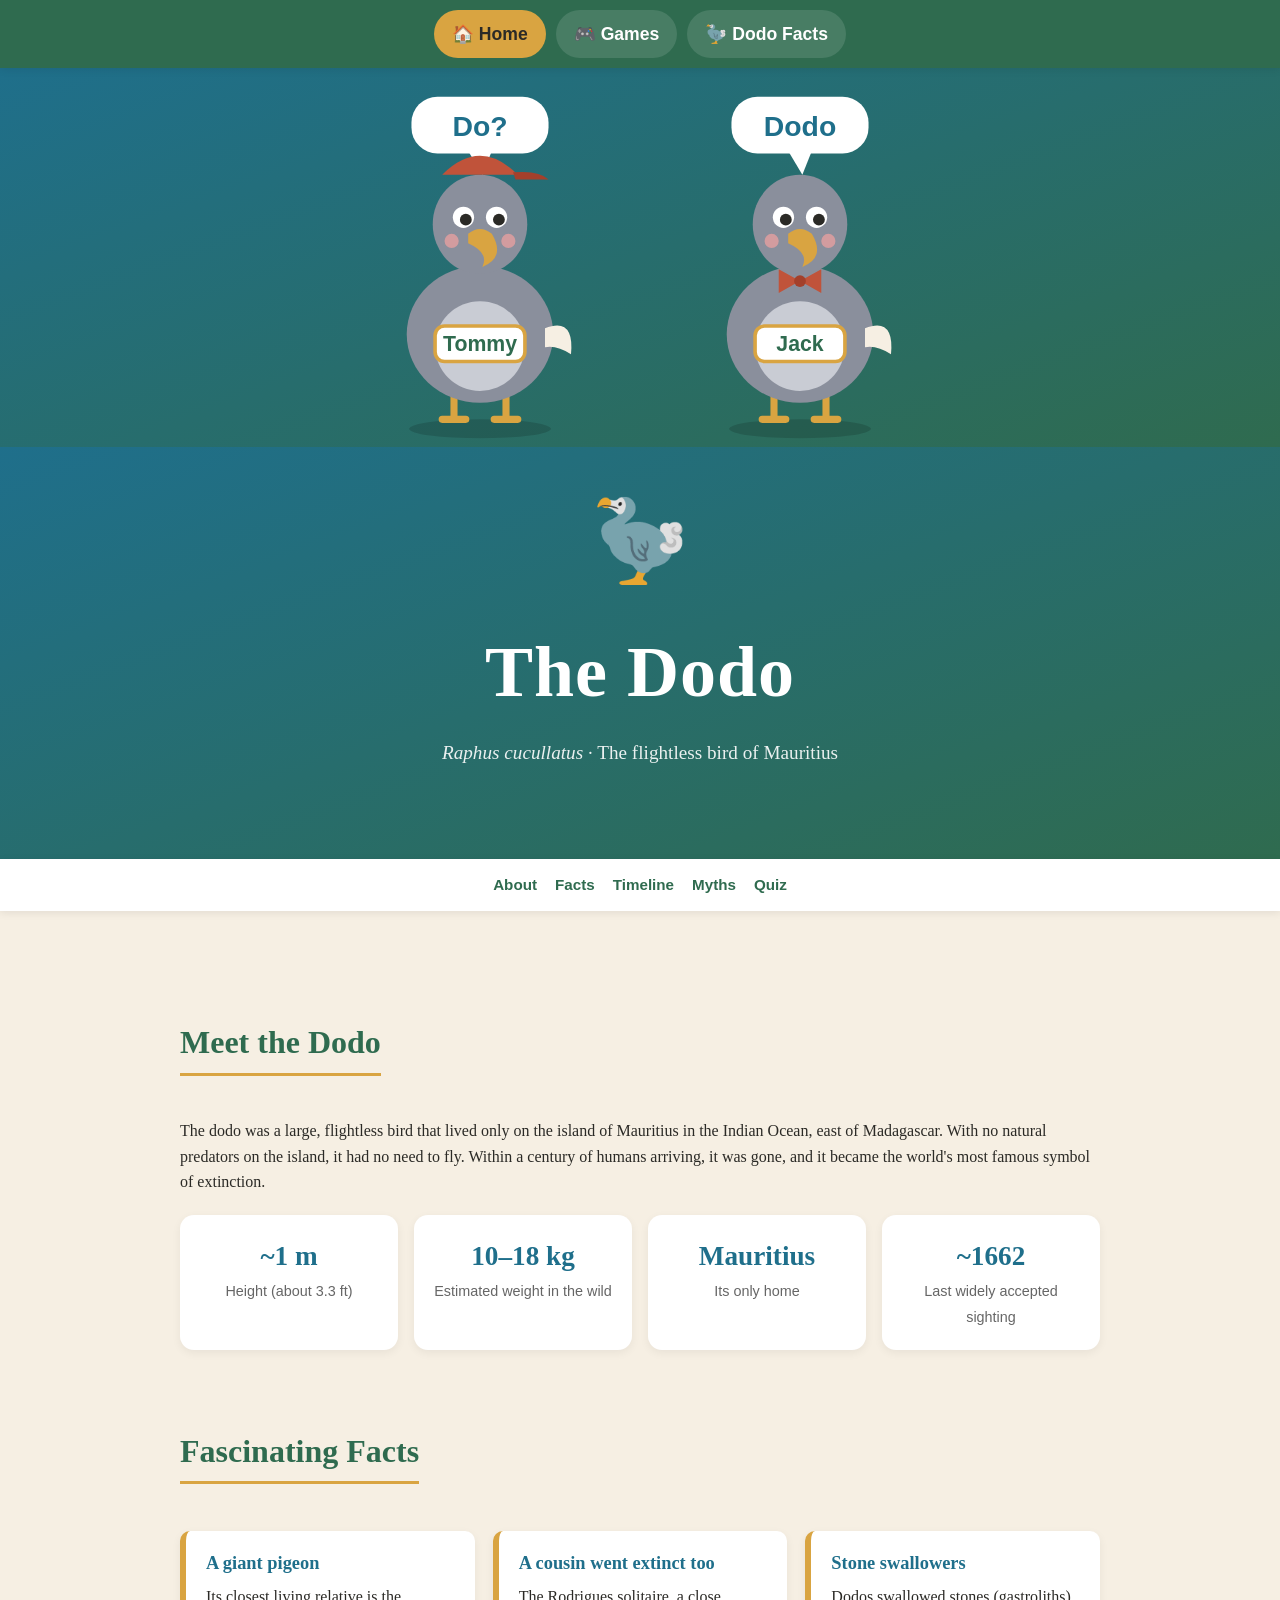
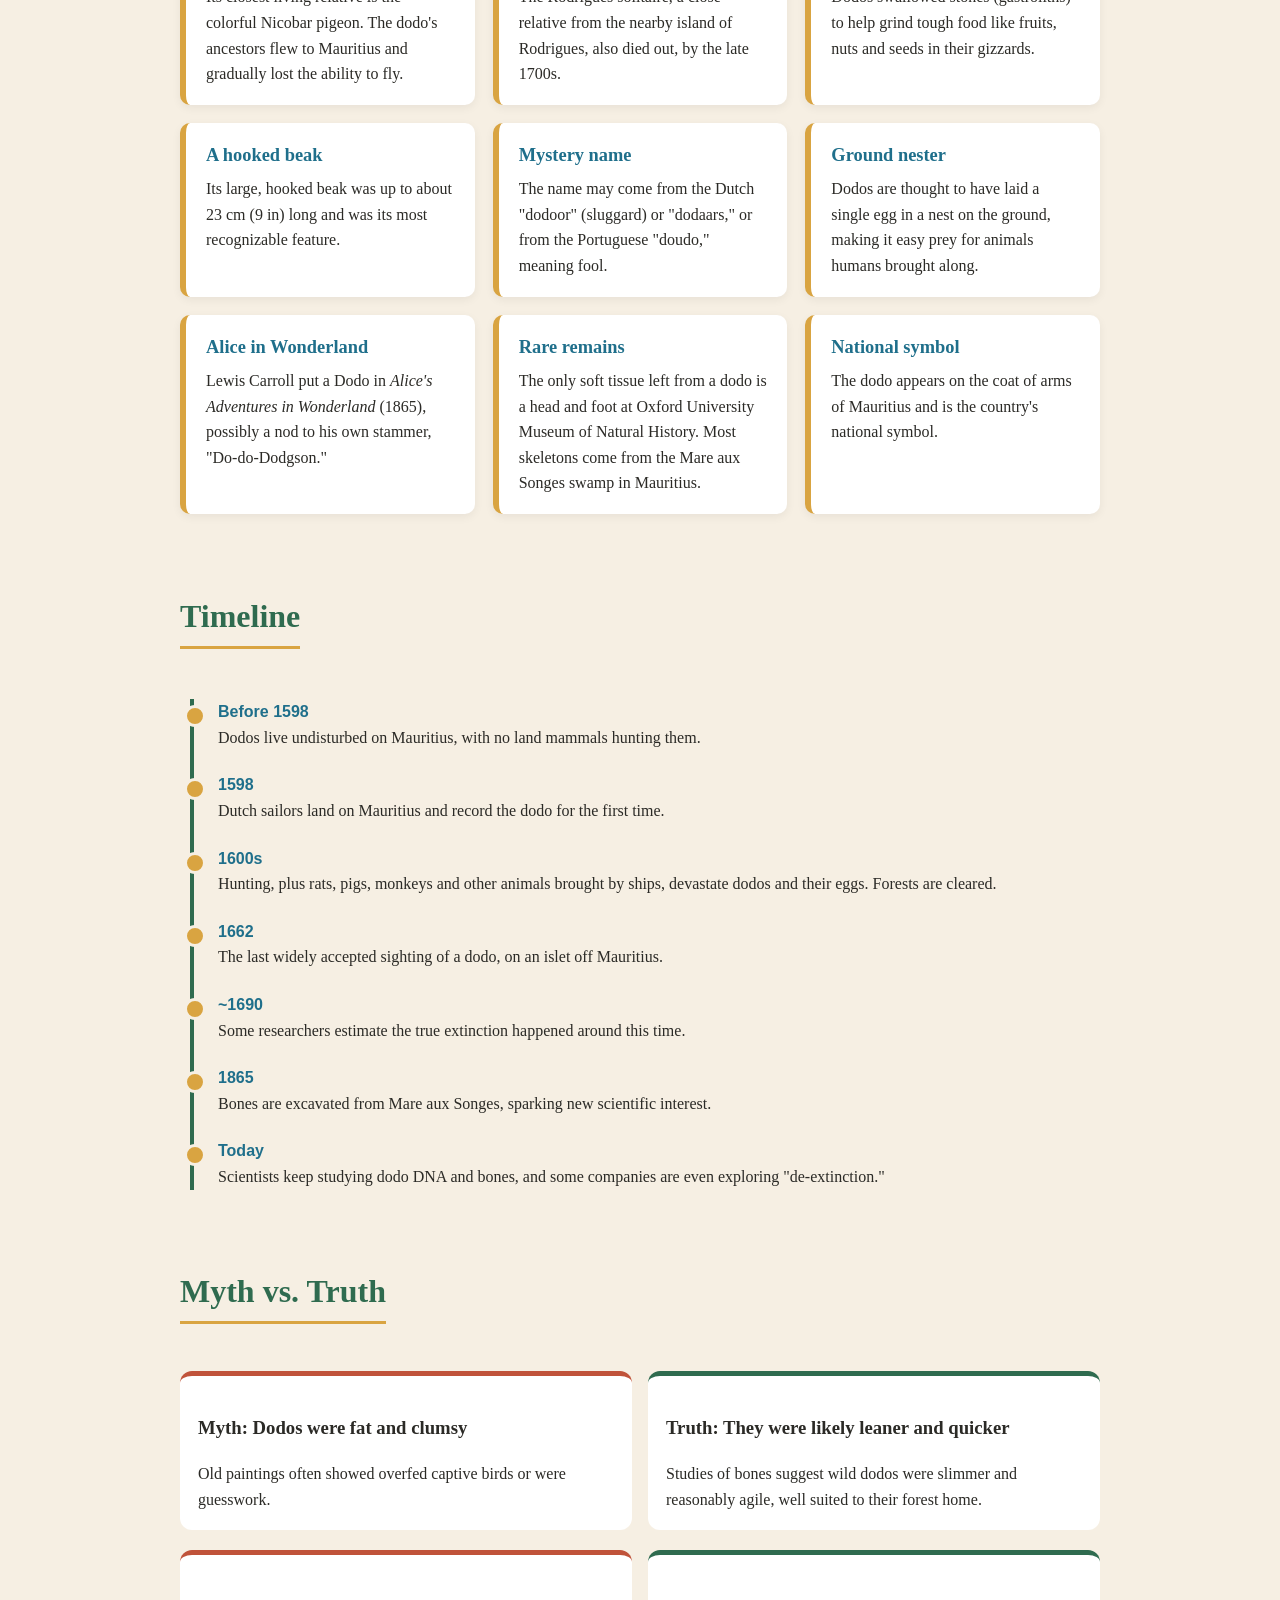
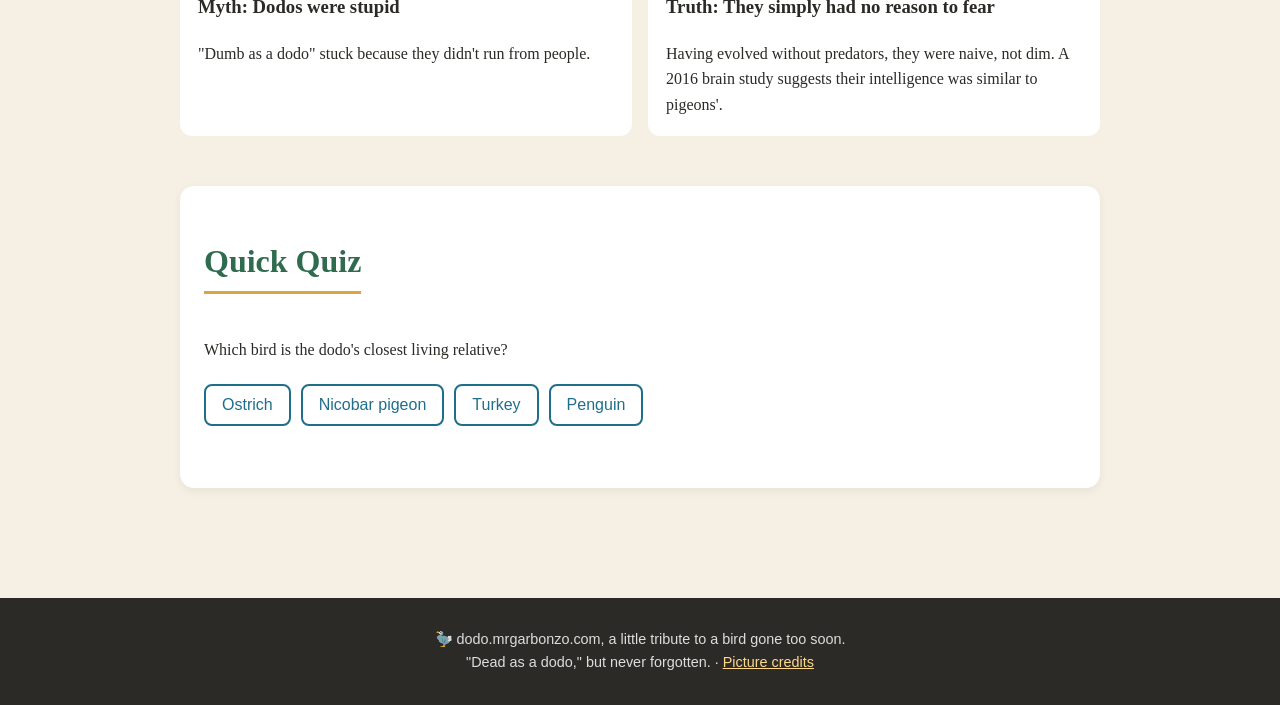
<file: index.html>
<!DOCTYPE html>
<html lang="en">
<head>
<meta charset="UTF-8">
<meta name="viewport" content="width=device-width, initial-scale=1.0">
<title>All About the Dodo · dodo.mrgarbonzo.com</title>
<link rel="stylesheet" href="assets/site.css">
<style>
  :root{--sand:#f6efe3;--ink:#2b2a26;--leaf:#2f6b4f;--sea:#1f6f8b;--beak:#d9a441;}
  *{box-sizing:border-box}
  body{margin:0;font-family:Georgia,"Times New Roman",serif;color:var(--ink);background:var(--sand);line-height:1.6}
  header{background:linear-gradient(160deg,var(--sea),var(--leaf));color:#fff;text-align:center;padding:70px 20px 90px;position:relative}
  header h1{font-size:clamp(2.6rem,7vw,4.5rem);margin:0;letter-spacing:1px}
  header p{font-size:1.2rem;opacity:.9;margin:.5rem 0 0}
  .bird{font-size:5rem;display:block;margin-bottom:10px}
  nav{display:flex;justify-content:center;gap:18px;flex-wrap:wrap;background:#fff;padding:14px;position:sticky;top:0;box-shadow:0 2px 8px rgba(0,0,0,.08);z-index:5}
  nav a{color:var(--leaf);text-decoration:none;font-weight:bold;font-family:Arial,sans-serif;font-size:.95rem}
  nav a:hover{color:var(--sea)}
  main{max-width:960px;margin:0 auto;padding:30px 20px 60px}
  section{margin:50px 0}
  h2{color:var(--leaf);font-size:2rem;border-bottom:3px solid var(--beak);display:inline-block;padding-bottom:4px}
  .stats{display:grid;grid-template-columns:repeat(auto-fit,minmax(170px,1fr));gap:16px;margin-top:20px}
  .stat{background:#fff;border-radius:14px;padding:20px;text-align:center;box-shadow:0 3px 10px rgba(0,0,0,.06)}
  .stat b{display:block;font-size:1.7rem;color:var(--sea)}
  .stat span{font-family:Arial,sans-serif;font-size:.9rem;color:#666}
  .facts{display:grid;grid-template-columns:repeat(auto-fit,minmax(260px,1fr));gap:18px;margin-top:20px}
  .fact{background:#fff;border-left:6px solid var(--beak);border-radius:10px;padding:18px 20px;box-shadow:0 3px 10px rgba(0,0,0,.06)}
  .fact h3{margin:0 0 6px;color:var(--sea);font-size:1.15rem}
  .timeline{border-left:4px solid var(--leaf);margin:24px 0 0 10px;padding-left:24px}
  .event{margin-bottom:22px;position:relative}
  .event::before{content:"";position:absolute;left:-34px;top:6px;width:16px;height:16px;background:var(--beak);border-radius:50%;border:3px solid var(--sand)}
  .event strong{color:var(--sea);font-family:Arial,sans-serif}
  .myth{display:flex;gap:16px;flex-wrap:wrap;margin-top:20px}
  .myth div{flex:1 1 280px;background:#fff;border-radius:12px;padding:18px}
  .myth .m{border-top:5px solid #c0533a}.myth .t{border-top:5px solid var(--leaf)}
  #quiz{background:#fff;border-radius:14px;padding:24px;box-shadow:0 3px 10px rgba(0,0,0,.06)}
  #quiz button{font-family:Arial,sans-serif;margin:6px 6px 0 0;padding:10px 16px;border-radius:8px;border:2px solid var(--sea);background:#fff;color:var(--sea);cursor:pointer;font-size:1rem}
  #quiz button:hover{background:var(--sea);color:#fff}
  #result{margin-top:14px;font-weight:bold;min-height:1.5em}
  footer{background:var(--ink);color:#ddd;text-align:center;padding:30px 20px;font-family:Arial,sans-serif;font-size:.9rem}
  .duo{background:linear-gradient(160deg,var(--sea),var(--leaf));display:flex;justify-content:center;gap:clamp(10px,6vw,60px);padding:24px 16px 0;flex-wrap:wrap}
  .duo svg{width:min(260px,44vw);height:auto;display:block}
  .duo text{font-family:Arial,sans-serif;font-weight:bold}
  header{padding-top:30px}
</style>
</head>
<body>
<style>body{font-family:Georgia,"Times New Roman",serif;font-size:16px}.topnav{font-family:Arial,sans-serif}</style>
<div class="duo">
<svg viewBox="0 0 220 300" role="img" aria-label="Tommy the dodo says Do?">
  <g><rect x="52" y="4" width="116" height="48" rx="22" fill="#fff"/><path d="M100 50 L112 70 L120 50 Z" fill="#fff"/>
  <text x="110" y="37" font-size="24" text-anchor="middle" fill="var(--sea)">Do?</text></g>
  <ellipse cx="110" cy="285" rx="60" ry="8" fill="rgba(0,0,0,.15)"/>
  <path d="M88 255 v22 m-10 0 h20 M132 255 v22 m-10 0 h20" stroke="var(--beak)" stroke-width="6" stroke-linecap="round"/>
  <ellipse cx="110" cy="205" rx="62" ry="58" fill="#8a8f9c"/>
  <ellipse cx="110" cy="215" rx="38" ry="38" fill="#c9ccd4"/>
  <path d="M165 200 q25 -10 22 22 q-12 -8 -22 -6 Z" fill="#f6efe3"/>
  <ellipse cx="110" cy="112" rx="40" ry="42" fill="#8a8f9c"/>
  <circle cx="96" cy="106" r="9" fill="#fff"/><circle cx="98" cy="108" r="5" fill="var(--ink)"/>
  <circle cx="124" cy="106" r="9" fill="#fff"/><circle cx="126" cy="108" r="5" fill="var(--ink)"/>
  <circle cx="86" cy="126" r="6" fill="#f2a1a1" opacity=".7"/><circle cx="134" cy="126" r="6" fill="#f2a1a1" opacity=".7"/>
  <path d="M100 120 Q110 112 120 120 Q132 140 112 148 Q118 136 100 128 Z" fill="var(--beak)"/>
  <path d="M78 70 Q110 38 142 70 Z" fill="#c0533a"/><path d="M138 68 Q160 66 168 74 L140 74 Z" fill="#a3402b"/><circle cx="110" cy="48" r="4" fill="#fff"/>
  <rect x="72" y="198" width="76" height="30" rx="8" fill="#fff" stroke="var(--beak)" stroke-width="3"/>
  <text x="110" y="219" font-size="18" text-anchor="middle" fill="var(--leaf)">Tommy</text>
</svg>
<svg viewBox="0 0 220 300" role="img" aria-label="Jack the dodo says Dodo">
  <g><rect x="52" y="4" width="116" height="48" rx="22" fill="#fff"/><path d="M100 50 L112 70 L120 50 Z" fill="#fff"/>
  <text x="110" y="37" font-size="24" text-anchor="middle" fill="var(--sea)">Dodo</text></g>
  <ellipse cx="110" cy="285" rx="60" ry="8" fill="rgba(0,0,0,.15)"/>
  <path d="M88 255 v22 m-10 0 h20 M132 255 v22 m-10 0 h20" stroke="var(--beak)" stroke-width="6" stroke-linecap="round"/>
  <ellipse cx="110" cy="205" rx="62" ry="58" fill="#8a8f9c"/>
  <ellipse cx="110" cy="215" rx="38" ry="38" fill="#c9ccd4"/>
  <path d="M165 200 q25 -10 22 22 q-12 -8 -22 -6 Z" fill="#f6efe3"/>
  <ellipse cx="110" cy="112" rx="40" ry="42" fill="#8a8f9c"/>
  <circle cx="96" cy="106" r="9" fill="#fff"/><circle cx="98" cy="108" r="5" fill="var(--ink)"/>
  <circle cx="124" cy="106" r="9" fill="#fff"/><circle cx="126" cy="108" r="5" fill="var(--ink)"/>
  <circle cx="86" cy="126" r="6" fill="#f2a1a1" opacity=".7"/><circle cx="134" cy="126" r="6" fill="#f2a1a1" opacity=".7"/>
  <path d="M100 120 Q110 112 120 120 Q132 140 112 148 Q118 136 100 128 Z" fill="var(--beak)"/>
  <path d="M92 150 L110 160 L92 170 Z M128 150 L110 160 L128 170 Z" fill="#c0533a"/><circle cx="110" cy="160" r="5" fill="#a3402b"/>
  <rect x="72" y="198" width="76" height="30" rx="8" fill="#fff" stroke="var(--beak)" stroke-width="3"/>
  <text x="110" y="219" font-size="18" text-anchor="middle" fill="var(--leaf)">Jack</text>
</svg>
</div>
<header>
  <span class="bird">🦤</span>
  <h1>The Dodo</h1>
  <p><em>Raphus cucullatus</em> · The flightless bird of Mauritius</p>
</header>
<nav>
  <a href="#about">About</a><a href="#facts">Facts</a><a href="#timeline">Timeline</a><a href="#myths">Myths</a><a href="#quiz">Quiz</a>
</nav>
<main>
  <section id="about">
    <h2>Meet the Dodo</h2>
    <p>The dodo was a large, flightless bird that lived only on the island of Mauritius in the Indian Ocean, east of Madagascar. With no natural predators on the island, it had no need to fly. Within a century of humans arriving, it was gone, and it became the world's most famous symbol of extinction.</p>
    <div class="stats">
      <div class="stat"><b>~1 m</b><span>Height (about 3.3 ft)</span></div>
      <div class="stat"><b>10–18 kg</b><span>Estimated weight in the wild</span></div>
      <div class="stat"><b>Mauritius</b><span>Its only home</span></div>
      <div class="stat"><b>~1662</b><span>Last widely accepted sighting</span></div>
    </div>
  </section>

  <section id="facts">
    <h2>Fascinating Facts</h2>
    <div class="facts">
      <div class="fact"><h3>A giant pigeon</h3>Its closest living relative is the colorful Nicobar pigeon. The dodo's ancestors flew to Mauritius and gradually lost the ability to fly.</div>
      <div class="fact"><h3>A cousin went extinct too</h3>The Rodrigues solitaire, a close relative from the nearby island of Rodrigues, also died out, by the late 1700s.</div>
      <div class="fact"><h3>Stone swallowers</h3>Dodos swallowed stones (gastroliths) to help grind tough food like fruits, nuts and seeds in their gizzards.</div>
      <div class="fact"><h3>A hooked beak</h3>Its large, hooked beak was up to about 23 cm (9 in) long and was its most recognizable feature.</div>
      <div class="fact"><h3>Mystery name</h3>The name may come from the Dutch "dodoor" (sluggard) or "dodaars," or from the Portuguese "doudo," meaning fool.</div>
      <div class="fact"><h3>Ground nester</h3>Dodos are thought to have laid a single egg in a nest on the ground, making it easy prey for animals humans brought along.</div>
      <div class="fact"><h3>Alice in Wonderland</h3>Lewis Carroll put a Dodo in <em>Alice's Adventures in Wonderland</em> (1865), possibly a nod to his own stammer, "Do-do-Dodgson."</div>
      <div class="fact"><h3>Rare remains</h3>The only soft tissue left from a dodo is a head and foot at Oxford University Museum of Natural History. Most skeletons come from the Mare aux Songes swamp in Mauritius.</div>
      <div class="fact"><h3>National symbol</h3>The dodo appears on the coat of arms of Mauritius and is the country's national symbol.</div>
    </div>
  </section>

  <section id="timeline">
    <h2>Timeline</h2>
    <div class="timeline">
      <div class="event"><strong>Before 1598</strong><br>Dodos live undisturbed on Mauritius, with no land mammals hunting them.</div>
      <div class="event"><strong>1598</strong><br>Dutch sailors land on Mauritius and record the dodo for the first time.</div>
      <div class="event"><strong>1600s</strong><br>Hunting, plus rats, pigs, monkeys and other animals brought by ships, devastate dodos and their eggs. Forests are cleared.</div>
      <div class="event"><strong>1662</strong><br>The last widely accepted sighting of a dodo, on an islet off Mauritius.</div>
      <div class="event"><strong>~1690</strong><br>Some researchers estimate the true extinction happened around this time.</div>
      <div class="event"><strong>1865</strong><br>Bones are excavated from Mare aux Songes, sparking new scientific interest.</div>
      <div class="event"><strong>Today</strong><br>Scientists keep studying dodo DNA and bones, and some companies are even exploring "de-extinction."</div>
    </div>
  </section>

  <section id="myths">
    <h2>Myth vs. Truth</h2>
    <div class="myth">
      <div class="m"><h3>Myth: Dodos were fat and clumsy</h3>Old paintings often showed overfed captive birds or were guesswork. </div>
      <div class="t"><h3>Truth: They were likely leaner and quicker</h3>Studies of bones suggest wild dodos were slimmer and reasonably agile, well suited to their forest home.</div>
    </div>
    <div class="myth">
      <div class="m"><h3>Myth: Dodos were stupid</h3>"Dumb as a dodo" stuck because they didn't run from people.</div>
      <div class="t"><h3>Truth: They simply had no reason to fear</h3>Having evolved without predators, they were naive, not dim. A 2016 brain study suggests their intelligence was similar to pigeons'.</div>
    </div>
  </section>

  <section id="quiz">
    <h2>Quick Quiz</h2>
    <p>Which bird is the dodo's closest living relative?</p>
    <button onclick="answer(false)">Ostrich</button>
    <button onclick="answer(true)">Nicobar pigeon</button>
    <button onclick="answer(false)">Turkey</button>
    <button onclick="answer(false)">Penguin</button>
    <div id="result"></div>
  </section>
</main>
<footer>
  🦤 dodo.mrgarbonzo.com, a little tribute to a bird gone too soon.<br>
  "Dead as a dodo," but never forgotten. · <a href="credits.html" style="color:#ffd98a">Picture credits</a>
</footer>
<script>
function answer(ok){
  document.getElementById('result').textContent = ok
    ? '✅ Correct! The Nicobar pigeon is its closest living relative.'
    : '❌ Not quite. Hint: the dodo was a kind of pigeon!';
}
</script>
<script src="assets/common.js"></script>
</body>
</html>
</file>
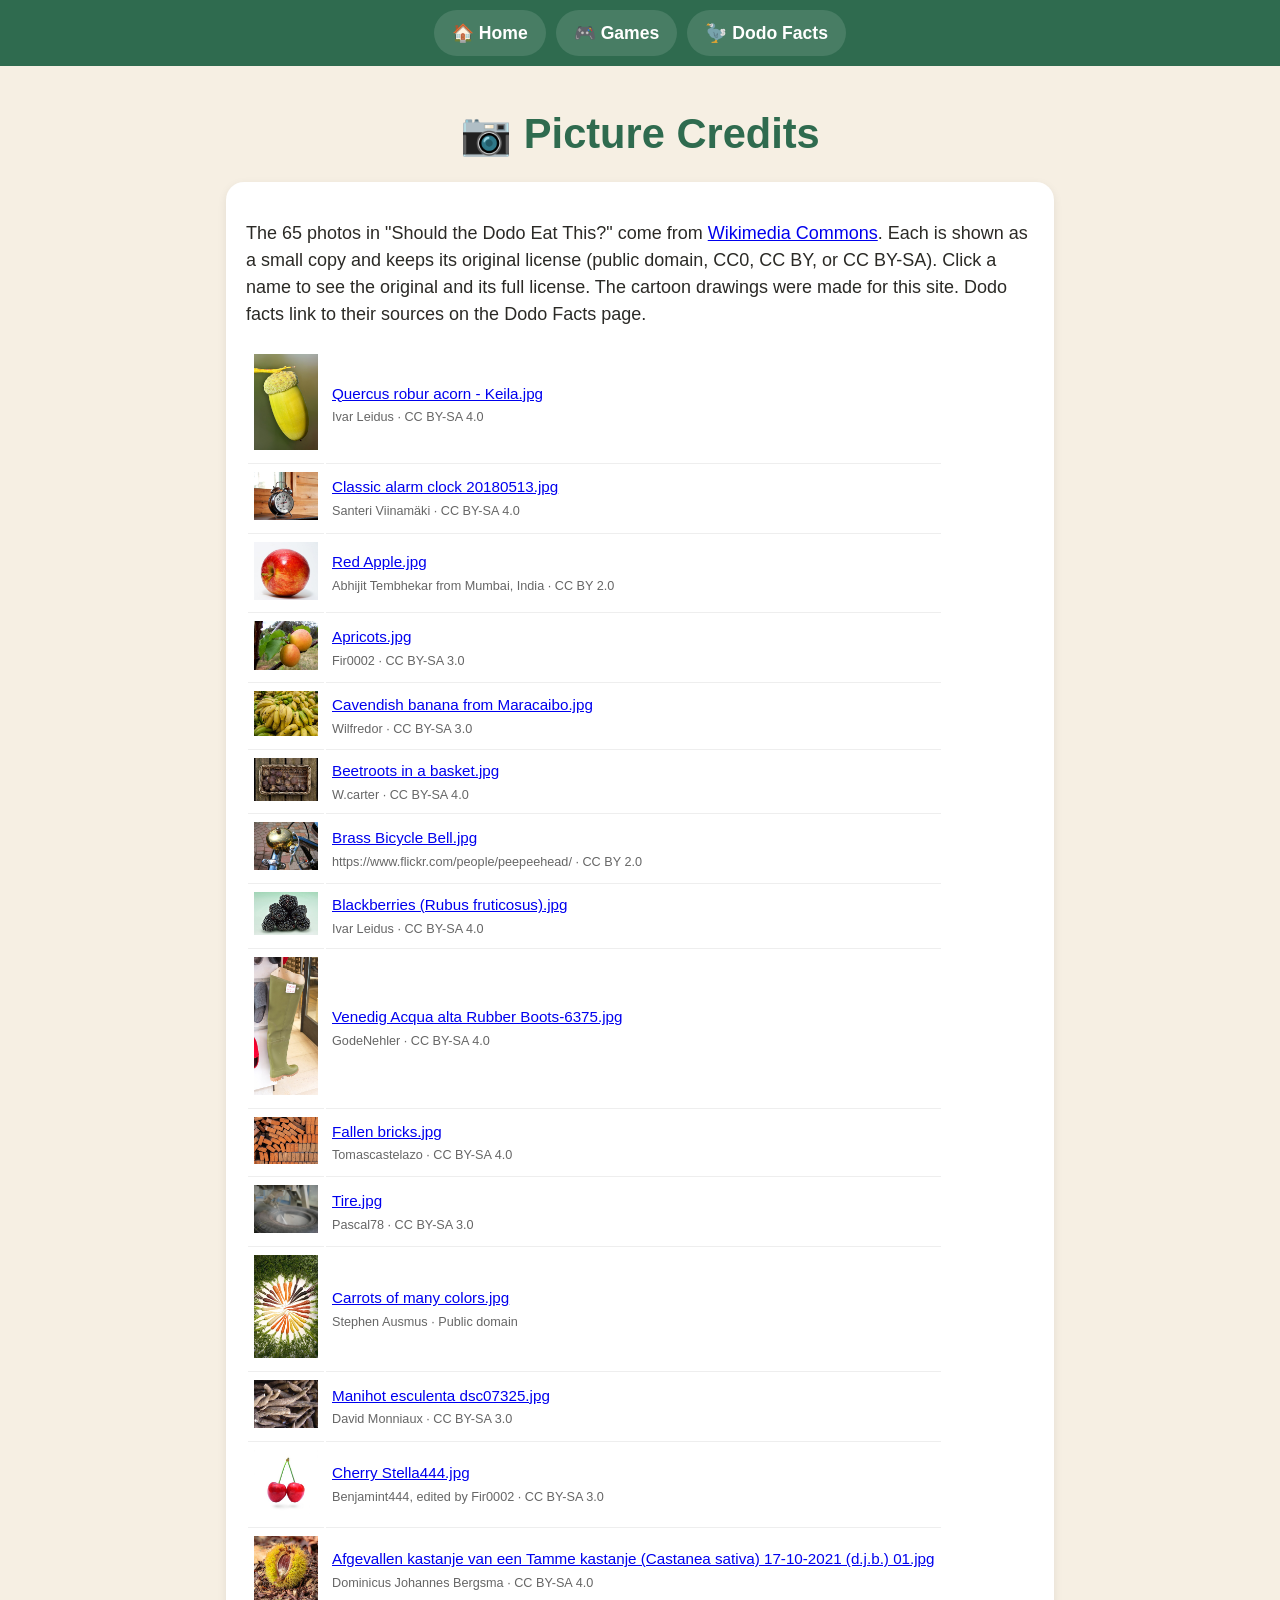
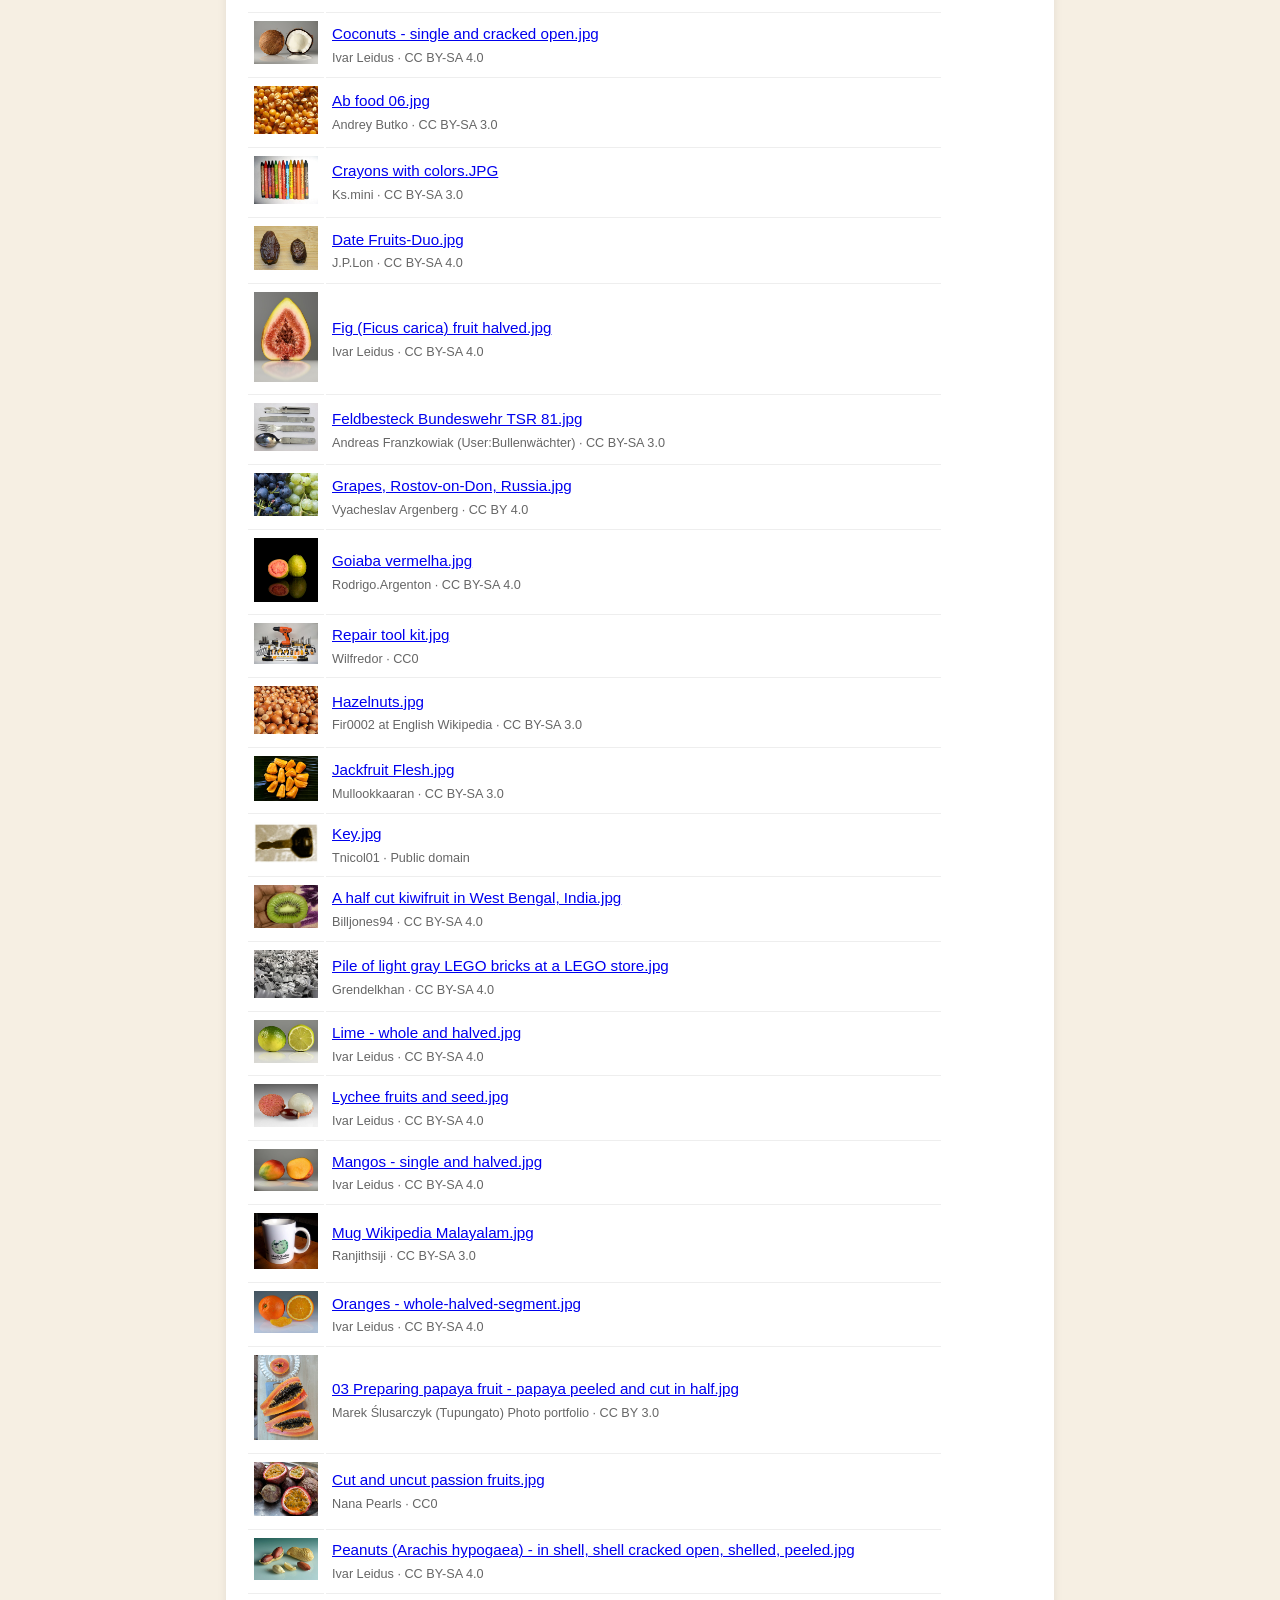
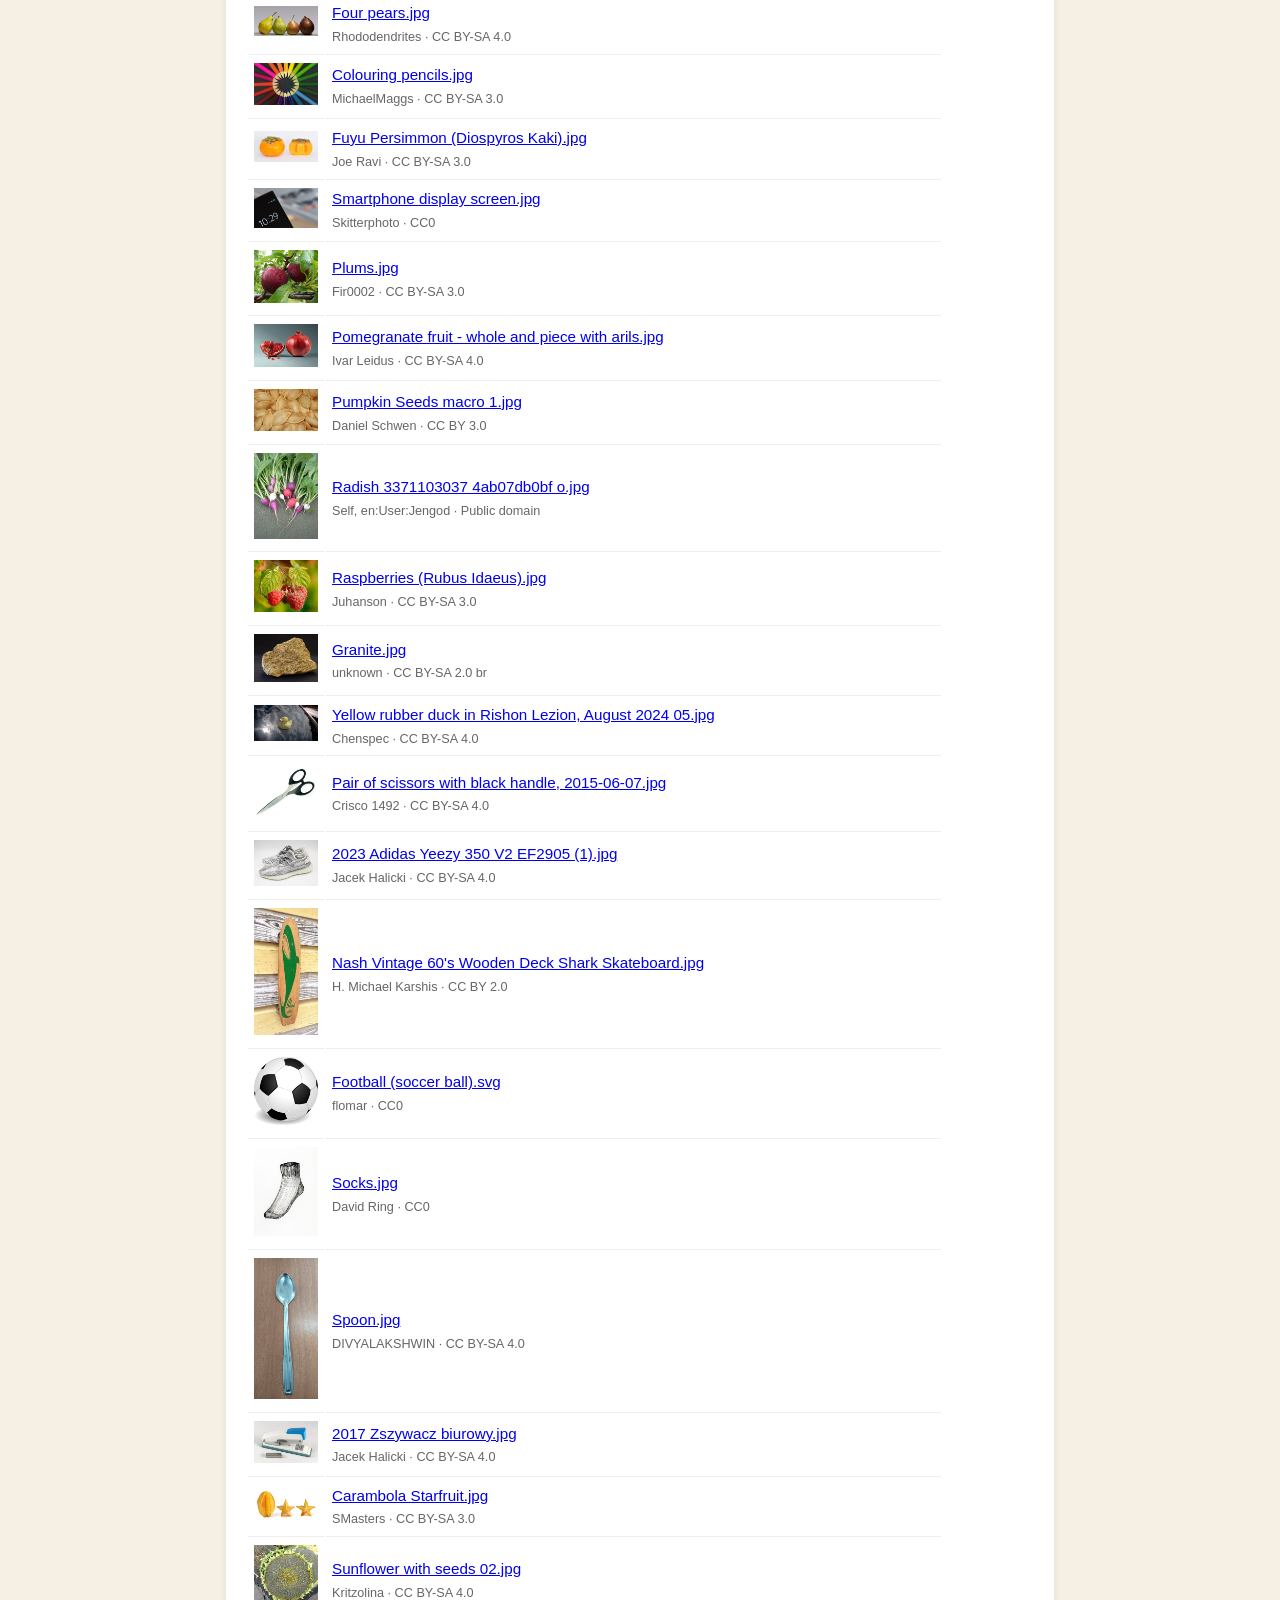
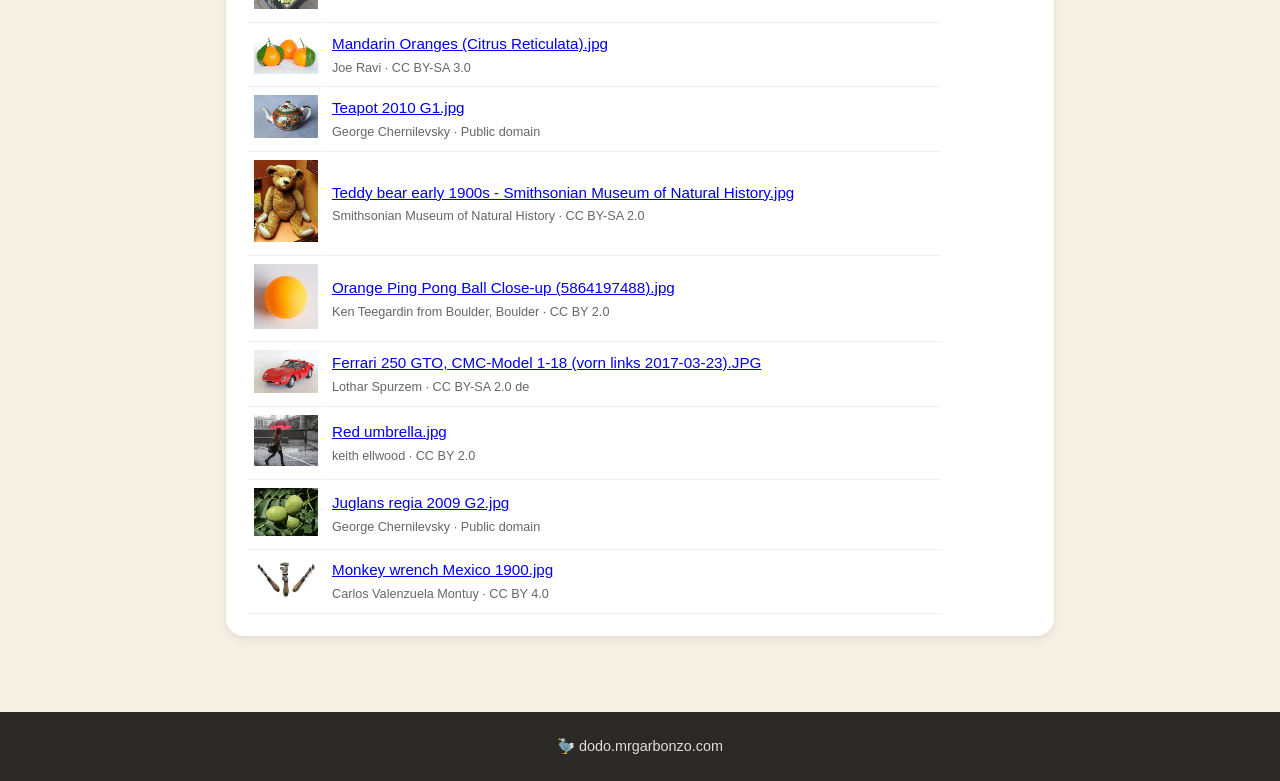
<file: credits.html>
<!DOCTYPE html><html lang="en"><head><meta charset="UTF-8"><meta name="viewport" content="width=device-width,initial-scale=1"><title>Picture Credits</title><link rel="stylesheet" href="assets/site.css"><style>td{padding:6px;border-bottom:1px solid #eee;font-size:.95rem;vertical-align:middle;word-break:break-word}small{color:#666}</style></head><body><main><h1>📷 Picture Credits</h1>
<div class="card"><p>The 65 photos in "Should the Dodo Eat This?" come from <a href="https://commons.wikimedia.org">Wikimedia Commons</a>. Each is shown as a small copy and keeps its original license (public domain, CC0, CC BY, or CC BY-SA). Click a name to see the original and its full license. The cartoon drawings were made for this site. Dodo facts link to their sources on the Dodo Facts page.</p>
<table><tr><td><img src="img/food/acorn.jpg" width="64" alt="" loading="lazy"></td><td><a href="https://commons.wikimedia.org/wiki/File:Quercus_robur_acorn_-_Keila.jpg">Quercus robur acorn - Keila.jpg</a><br><small>Ivar Leidus · CC BY-SA 4.0</small></td></tr><tr><td><img src="img/food/alarm-clock.jpg" width="64" alt="" loading="lazy"></td><td><a href="https://commons.wikimedia.org/wiki/File:Classic_alarm_clock_20180513.jpg">Classic alarm clock 20180513.jpg</a><br><small>Santeri Viinamäki · CC BY-SA 4.0</small></td></tr><tr><td><img src="img/food/apple.jpg" width="64" alt="" loading="lazy"></td><td><a href="https://commons.wikimedia.org/wiki/File:Red_Apple.jpg">Red Apple.jpg</a><br><small>Abhijit Tembhekar from Mumbai, India · CC BY 2.0</small></td></tr><tr><td><img src="img/food/apricot.jpg" width="64" alt="" loading="lazy"></td><td><a href="https://commons.wikimedia.org/wiki/File:Apricots.jpg">Apricots.jpg</a><br><small>Fir0002 · CC BY-SA 3.0</small></td></tr><tr><td><img src="img/food/banana.jpg" width="64" alt="" loading="lazy"></td><td><a href="https://commons.wikimedia.org/wiki/File:Cavendish_banana_from_Maracaibo.jpg">Cavendish banana from Maracaibo.jpg</a><br><small>Wilfredor · CC BY-SA 3.0</small></td></tr><tr><td><img src="img/food/beet.jpg" width="64" alt="" loading="lazy"></td><td><a href="https://commons.wikimedia.org/wiki/File:Beetroots_in_a_basket.jpg">Beetroots in a basket.jpg</a><br><small>W.carter · CC BY-SA 4.0</small></td></tr><tr><td><img src="img/food/bell.jpg" width="64" alt="" loading="lazy"></td><td><a href="https://commons.wikimedia.org/wiki/File:Brass_Bicycle_Bell.jpg">Brass Bicycle Bell.jpg</a><br><small>https://www.flickr.com/people/peepeehead/ · CC BY 2.0</small></td></tr><tr><td><img src="img/food/blackberry.jpg" width="64" alt="" loading="lazy"></td><td><a href="https://commons.wikimedia.org/wiki/File:Blackberries_(Rubus_fruticosus).jpg">Blackberries (Rubus fruticosus).jpg</a><br><small>Ivar Leidus · CC BY-SA 4.0</small></td></tr><tr><td><img src="img/food/boot.jpg" width="64" alt="" loading="lazy"></td><td><a href="https://commons.wikimedia.org/wiki/File:Venedig_Acqua_alta_Rubber_Boots-6375.jpg">Venedig Acqua alta Rubber Boots-6375.jpg</a><br><small>GodeNehler · CC BY-SA 4.0</small></td></tr><tr><td><img src="img/food/brick.jpg" width="64" alt="" loading="lazy"></td><td><a href="https://commons.wikimedia.org/wiki/File:Fallen_bricks.jpg">Fallen bricks.jpg</a><br><small>Tomascastelazo · CC BY-SA 4.0</small></td></tr><tr><td><img src="img/food/car-tire.jpg" width="64" alt="" loading="lazy"></td><td><a href="https://commons.wikimedia.org/wiki/File:Tire.jpg">Tire.jpg</a><br><small>Pascal78 · CC BY-SA 3.0</small></td></tr><tr><td><img src="img/food/carrot.jpg" width="64" alt="" loading="lazy"></td><td><a href="https://commons.wikimedia.org/wiki/File:Carrots_of_many_colors.jpg">Carrots of many colors.jpg</a><br><small>Stephen Ausmus · Public domain</small></td></tr><tr><td><img src="img/food/cassava.jpg" width="64" alt="" loading="lazy"></td><td><a href="https://commons.wikimedia.org/wiki/File:Manihot_esculenta_dsc07325.jpg">Manihot esculenta dsc07325.jpg</a><br><small>David Monniaux · CC BY-SA 3.0</small></td></tr><tr><td><img src="img/food/cherry.jpg" width="64" alt="" loading="lazy"></td><td><a href="https://commons.wikimedia.org/wiki/File:Cherry_Stella444.jpg">Cherry Stella444.jpg</a><br><small>Benjamint444, edited by Fir0002 · CC BY-SA 3.0</small></td></tr><tr><td><img src="img/food/chestnuts.jpg" width="64" alt="" loading="lazy"></td><td><a href="https://commons.wikimedia.org/wiki/File:Afgevallen_kastanje_van_een_Tamme_kastanje_(Castanea_sativa)_17-10-2021_(d.j.b.)_01.jpg">Afgevallen kastanje van een Tamme kastanje (Castanea sativa) 17-10-2021 (d.j.b.) 01.jpg</a><br><small>Dominicus Johannes Bergsma · CC BY-SA 4.0</small></td></tr><tr><td><img src="img/food/coconut.jpg" width="64" alt="" loading="lazy"></td><td><a href="https://commons.wikimedia.org/wiki/File:Coconuts_-_single_and_cracked_open.jpg">Coconuts - single and cracked open.jpg</a><br><small>Ivar Leidus · CC BY-SA 4.0</small></td></tr><tr><td><img src="img/food/corn.jpg" width="64" alt="" loading="lazy"></td><td><a href="https://commons.wikimedia.org/wiki/File:Ab_food_06.jpg">Ab food 06.jpg</a><br><small>Andrey Butko · CC BY-SA 3.0</small></td></tr><tr><td><img src="img/food/crayons.jpg" width="64" alt="" loading="lazy"></td><td><a href="https://commons.wikimedia.org/wiki/File:Crayons_with_colors.JPG">Crayons with colors.JPG</a><br><small>Ks.mini · CC BY-SA 3.0</small></td></tr><tr><td><img src="img/food/date-fruit.jpg" width="64" alt="" loading="lazy"></td><td><a href="https://commons.wikimedia.org/wiki/File:Date_Fruits-Duo.jpg">Date Fruits-Duo.jpg</a><br><small>J.P.Lon · CC BY-SA 4.0</small></td></tr><tr><td><img src="img/food/fig.jpg" width="64" alt="" loading="lazy"></td><td><a href="https://commons.wikimedia.org/wiki/File:Fig_(Ficus_carica)_fruit_halved.jpg">Fig (Ficus carica) fruit halved.jpg</a><br><small>Ivar Leidus · CC BY-SA 4.0</small></td></tr><tr><td><img src="img/food/fork.jpg" width="64" alt="" loading="lazy"></td><td><a href="https://commons.wikimedia.org/wiki/File:Feldbesteck_Bundeswehr_TSR_81.jpg">Feldbesteck Bundeswehr TSR 81.jpg</a><br><small>Andreas Franzkowiak (User:Bullenwächter) · CC BY-SA 3.0</small></td></tr><tr><td><img src="img/food/grapes.jpg" width="64" alt="" loading="lazy"></td><td><a href="https://commons.wikimedia.org/wiki/File:Grapes,_Rostov-on-Don,_Russia.jpg">Grapes, Rostov-on-Don, Russia.jpg</a><br><small>Vyacheslav Argenberg · CC BY 4.0</small></td></tr><tr><td><img src="img/food/guava.jpg" width="64" alt="" loading="lazy"></td><td><a href="https://commons.wikimedia.org/wiki/File:Goiaba_vermelha.jpg">Goiaba vermelha.jpg</a><br><small>Rodrigo.Argenton · CC BY-SA 4.0</small></td></tr><tr><td><img src="img/food/hammer.jpg" width="64" alt="" loading="lazy"></td><td><a href="https://commons.wikimedia.org/wiki/File:Repair_tool_kit.jpg">Repair tool kit.jpg</a><br><small>Wilfredor · CC0</small></td></tr><tr><td><img src="img/food/hazelnuts.jpg" width="64" alt="" loading="lazy"></td><td><a href="https://commons.wikimedia.org/wiki/File:Hazelnuts.jpg">Hazelnuts.jpg</a><br><small>Fir0002 at English Wikipedia · CC BY-SA 3.0</small></td></tr><tr><td><img src="img/food/jackfruit.jpg" width="64" alt="" loading="lazy"></td><td><a href="https://commons.wikimedia.org/wiki/File:Jackfruit_Flesh.jpg">Jackfruit Flesh.jpg</a><br><small>Mullookkaaran · CC BY-SA 3.0</small></td></tr><tr><td><img src="img/food/key.jpg" width="64" alt="" loading="lazy"></td><td><a href="https://commons.wikimedia.org/wiki/File:Key.jpg">Key.jpg</a><br><small>Tnicol01 · Public domain</small></td></tr><tr><td><img src="img/food/kiwi.jpg" width="64" alt="" loading="lazy"></td><td><a href="https://commons.wikimedia.org/wiki/File:A_half_cut_kiwifruit_in_West_Bengal,_India.jpg">A half cut kiwifruit in West Bengal, India.jpg</a><br><small>Billjones94 · CC BY-SA 4.0</small></td></tr><tr><td><img src="img/food/lego.jpg" width="64" alt="" loading="lazy"></td><td><a href="https://commons.wikimedia.org/wiki/File:Pile_of_light_gray_LEGO_bricks_at_a_LEGO_store.jpg">Pile of light gray LEGO bricks at a LEGO store.jpg</a><br><small>Grendelkhan · CC BY-SA 4.0</small></td></tr><tr><td><img src="img/food/lime.jpg" width="64" alt="" loading="lazy"></td><td><a href="https://commons.wikimedia.org/wiki/File:Lime_-_whole_and_halved.jpg">Lime - whole and halved.jpg</a><br><small>Ivar Leidus · CC BY-SA 4.0</small></td></tr><tr><td><img src="img/food/lychee.jpg" width="64" alt="" loading="lazy"></td><td><a href="https://commons.wikimedia.org/wiki/File:Lychee_fruits_and_seed.jpg">Lychee fruits and seed.jpg</a><br><small>Ivar Leidus · CC BY-SA 4.0</small></td></tr><tr><td><img src="img/food/mango.jpg" width="64" alt="" loading="lazy"></td><td><a href="https://commons.wikimedia.org/wiki/File:Mangos_-_single_and_halved.jpg">Mangos - single and halved.jpg</a><br><small>Ivar Leidus · CC BY-SA 4.0</small></td></tr><tr><td><img src="img/food/mug.jpg" width="64" alt="" loading="lazy"></td><td><a href="https://commons.wikimedia.org/wiki/File:Mug_Wikipedia_Malayalam.jpg">Mug Wikipedia Malayalam.jpg</a><br><small>Ranjithsiji · CC BY-SA 3.0</small></td></tr><tr><td><img src="img/food/orange.jpg" width="64" alt="" loading="lazy"></td><td><a href="https://commons.wikimedia.org/wiki/File:Oranges_-_whole-halved-segment.jpg">Oranges - whole-halved-segment.jpg</a><br><small>Ivar Leidus · CC BY-SA 4.0</small></td></tr><tr><td><img src="img/food/papaya.jpg" width="64" alt="" loading="lazy"></td><td><a href="https://commons.wikimedia.org/wiki/File:03_Preparing_papaya_fruit_-_papaya_peeled_and_cut_in_half.jpg">03 Preparing papaya fruit - papaya peeled and cut in half.jpg</a><br><small>Marek Ślusarczyk (Tupungato) Photo portfolio · CC BY 3.0</small></td></tr><tr><td><img src="img/food/passionfruit.jpg" width="64" alt="" loading="lazy"></td><td><a href="https://commons.wikimedia.org/wiki/File:Cut_and_uncut_passion_fruits.jpg">Cut and uncut passion fruits.jpg</a><br><small>Nana Pearls · CC0</small></td></tr><tr><td><img src="img/food/peanuts.jpg" width="64" alt="" loading="lazy"></td><td><a href="https://commons.wikimedia.org/wiki/File:Peanuts_(Arachis_hypogaea)_-_in_shell,_shell_cracked_open,_shelled,_peeled.jpg">Peanuts (Arachis hypogaea) - in shell, shell cracked open, shelled, peeled.jpg</a><br><small>Ivar Leidus · CC BY-SA 4.0</small></td></tr><tr><td><img src="img/food/pear.jpg" width="64" alt="" loading="lazy"></td><td><a href="https://commons.wikimedia.org/wiki/File:Four_pears.jpg">Four pears.jpg</a><br><small>Rhododendrites · CC BY-SA 4.0</small></td></tr><tr><td><img src="img/food/pencil.jpg" width="64" alt="" loading="lazy"></td><td><a href="https://commons.wikimedia.org/wiki/File:Colouring_pencils.jpg">Colouring pencils.jpg</a><br><small>MichaelMaggs · CC BY-SA 3.0</small></td></tr><tr><td><img src="img/food/persimmon.jpg" width="64" alt="" loading="lazy"></td><td><a href="https://commons.wikimedia.org/wiki/File:Fuyu_Persimmon_(Diospyros_Kaki).jpg">Fuyu Persimmon (Diospyros Kaki).jpg</a><br><small>Joe Ravi · CC BY-SA 3.0</small></td></tr><tr><td><img src="img/food/phone.jpg" width="64" alt="" loading="lazy"></td><td><a href="https://commons.wikimedia.org/wiki/File:Smartphone_display_screen.jpg">Smartphone display screen.jpg</a><br><small>Skitterphoto · CC0</small></td></tr><tr><td><img src="img/food/plum.jpg" width="64" alt="" loading="lazy"></td><td><a href="https://commons.wikimedia.org/wiki/File:Plums.jpg">Plums.jpg</a><br><small>Fir0002 · CC BY-SA 3.0</small></td></tr><tr><td><img src="img/food/pomegranate.jpg" width="64" alt="" loading="lazy"></td><td><a href="https://commons.wikimedia.org/wiki/File:Pomegranate_fruit_-_whole_and_piece_with_arils.jpg">Pomegranate fruit - whole and piece with arils.jpg</a><br><small>Ivar Leidus · CC BY-SA 4.0</small></td></tr><tr><td><img src="img/food/pumpkin-seeds.jpg" width="64" alt="" loading="lazy"></td><td><a href="https://commons.wikimedia.org/wiki/File:Pumpkin_Seeds_macro_1.jpg">Pumpkin Seeds macro 1.jpg</a><br><small>Daniel Schwen · CC BY 3.0</small></td></tr><tr><td><img src="img/food/radish.jpg" width="64" alt="" loading="lazy"></td><td><a href="https://commons.wikimedia.org/wiki/File:Radish_3371103037_4ab07db0bf_o.jpg">Radish 3371103037 4ab07db0bf o.jpg</a><br><small>Self, en:User:Jengod · Public domain</small></td></tr><tr><td><img src="img/food/raspberry.jpg" width="64" alt="" loading="lazy"></td><td><a href="https://commons.wikimedia.org/wiki/File:Raspberries_(Rubus_Idaeus).jpg">Raspberries (Rubus Idaeus).jpg</a><br><small>Juhanson · CC BY-SA 3.0</small></td></tr><tr><td><img src="img/food/rock.jpg" width="64" alt="" loading="lazy"></td><td><a href="https://commons.wikimedia.org/wiki/File:Granite.jpg">Granite.jpg</a><br><small>unknown · CC BY-SA 2.0 br</small></td></tr><tr><td><img src="img/food/rubber-duck.jpg" width="64" alt="" loading="lazy"></td><td><a href="https://commons.wikimedia.org/wiki/File:Yellow_rubber_duck_in_Rishon_Lezion,_August_2024_05.jpg">Yellow rubber duck in Rishon Lezion, August 2024 05.jpg</a><br><small>Chenspec · CC BY-SA 4.0</small></td></tr><tr><td><img src="img/food/scissors.jpg" width="64" alt="" loading="lazy"></td><td><a href="https://commons.wikimedia.org/wiki/File:Pair_of_scissors_with_black_handle,_2015-06-07.jpg">Pair of scissors with black handle, 2015-06-07.jpg</a><br><small>Crisco 1492 · CC BY-SA 4.0</small></td></tr><tr><td><img src="img/food/shoe.jpg" width="64" alt="" loading="lazy"></td><td><a href="https://commons.wikimedia.org/wiki/File:2023_Adidas_Yeezy_350_V2_EF2905_(1).jpg">2023 Adidas Yeezy 350 V2 EF2905 (1).jpg</a><br><small>Jacek Halicki · CC BY-SA 4.0</small></td></tr><tr><td><img src="img/food/skateboard.jpg" width="64" alt="" loading="lazy"></td><td><a href="https://commons.wikimedia.org/wiki/File:Nash_Vintage_60%27s_Wooden_Deck_Shark_Skateboard.jpg">Nash Vintage 60's Wooden Deck Shark Skateboard.jpg</a><br><small>H. Michael Karshis · CC BY 2.0</small></td></tr><tr><td><img src="img/food/soccer-ball.jpg" width="64" alt="" loading="lazy"></td><td><a href="https://commons.wikimedia.org/wiki/File:Football_(soccer_ball).svg">Football (soccer ball).svg</a><br><small>flomar · CC0</small></td></tr><tr><td><img src="img/food/sock.jpg" width="64" alt="" loading="lazy"></td><td><a href="https://commons.wikimedia.org/wiki/File:Socks.jpg">Socks.jpg</a><br><small>David Ring · CC0</small></td></tr><tr><td><img src="img/food/spoon.jpg" width="64" alt="" loading="lazy"></td><td><a href="https://commons.wikimedia.org/wiki/File:Spoon.jpg">Spoon.jpg</a><br><small>DIVYALAKSHWIN · CC BY-SA 4.0</small></td></tr><tr><td><img src="img/food/stapler.jpg" width="64" alt="" loading="lazy"></td><td><a href="https://commons.wikimedia.org/wiki/File:2017_Zszywacz_biurowy.jpg">2017 Zszywacz biurowy.jpg</a><br><small>Jacek Halicki · CC BY-SA 4.0</small></td></tr><tr><td><img src="img/food/star-fruit.jpg" width="64" alt="" loading="lazy"></td><td><a href="https://commons.wikimedia.org/wiki/File:Carambola_Starfruit.jpg">Carambola Starfruit.jpg</a><br><small>SMasters · CC BY-SA 3.0</small></td></tr><tr><td><img src="img/food/sunflower-seeds.jpg" width="64" alt="" loading="lazy"></td><td><a href="https://commons.wikimedia.org/wiki/File:Sunflower_with_seeds_02.jpg">Sunflower with seeds 02.jpg</a><br><small>Kritzolina · CC BY-SA 4.0</small></td></tr><tr><td><img src="img/food/tangerine.jpg" width="64" alt="" loading="lazy"></td><td><a href="https://commons.wikimedia.org/wiki/File:Mandarin_Oranges_(Citrus_Reticulata).jpg">Mandarin Oranges (Citrus Reticulata).jpg</a><br><small>Joe Ravi · CC BY-SA 3.0</small></td></tr><tr><td><img src="img/food/teapot.jpg" width="64" alt="" loading="lazy"></td><td><a href="https://commons.wikimedia.org/wiki/File:Teapot_2010_G1.jpg">Teapot 2010 G1.jpg</a><br><small>George Chernilevsky · Public domain</small></td></tr><tr><td><img src="img/food/teddy-bear.jpg" width="64" alt="" loading="lazy"></td><td><a href="https://commons.wikimedia.org/wiki/File:Teddy_bear_early_1900s_-_Smithsonian_Museum_of_Natural_History.jpg">Teddy bear early 1900s - Smithsonian Museum of Natural History.jpg</a><br><small>Smithsonian Museum of Natural History · CC BY-SA 2.0</small></td></tr><tr><td><img src="img/food/tennis-ball.jpg" width="64" alt="" loading="lazy"></td><td><a href="https://commons.wikimedia.org/wiki/File:Orange_Ping_Pong_Ball_Close-up_(5864197488).jpg">Orange Ping Pong Ball Close-up (5864197488).jpg</a><br><small>Ken Teegardin from Boulder, Boulder · CC BY 2.0</small></td></tr><tr><td><img src="img/food/toy-car.jpg" width="64" alt="" loading="lazy"></td><td><a href="https://commons.wikimedia.org/wiki/File:Ferrari_250_GTO,_CMC-Model_1-18_(vorn_links_2017-03-23).JPG">Ferrari 250 GTO, CMC-Model 1-18 (vorn links 2017-03-23).JPG</a><br><small>Lothar Spurzem · CC BY-SA 2.0 de</small></td></tr><tr><td><img src="img/food/umbrella.jpg" width="64" alt="" loading="lazy"></td><td><a href="https://commons.wikimedia.org/wiki/File:Red_umbrella.jpg">Red umbrella.jpg</a><br><small>keith ellwood · CC BY 2.0</small></td></tr><tr><td><img src="img/food/walnut.jpg" width="64" alt="" loading="lazy"></td><td><a href="https://commons.wikimedia.org/wiki/File:Juglans_regia_2009_G2.jpg">Juglans regia 2009 G2.jpg</a><br><small>George Chernilevsky · Public domain</small></td></tr><tr><td><img src="img/food/wrench.jpg" width="64" alt="" loading="lazy"></td><td><a href="https://commons.wikimedia.org/wiki/File:Monkey_wrench_Mexico_1900.jpg">Monkey wrench Mexico 1900.jpg</a><br><small>Carlos Valenzuela Montuy · CC BY 4.0</small></td></tr></table></div></main><footer>🦤 dodo.mrgarbonzo.com</footer><script src="assets/common.js"></script></body></html>
</file>
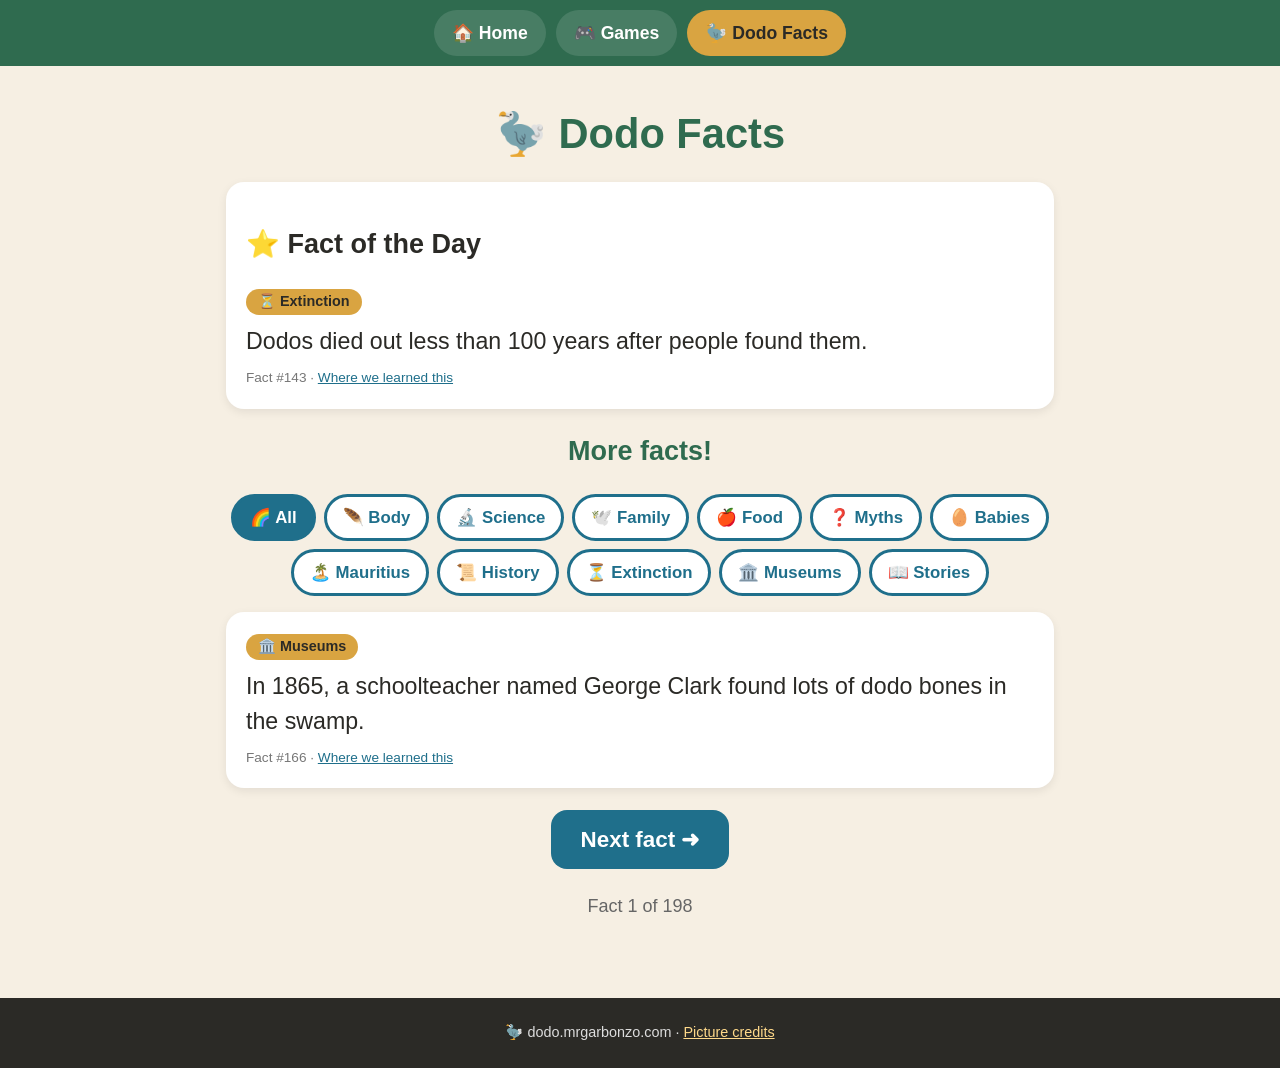
<file: facts.html>
<!DOCTYPE html><html lang="en"><head><meta charset="UTF-8"><meta name="viewport" content="width=device-width,initial-scale=1"><link rel="stylesheet" href="assets/site.css"><title>Dodo Facts</title><style>
#today p,#cur p{font-size:1.45rem;margin:.4em 0}.tag{display:inline-block;background:var(--beak);border-radius:20px;padding:2px 12px;font-size:.9rem;font-weight:bold}
.src{font-size:.85rem;color:#777}.src a{color:var(--sea)}#cats{display:flex;flex-wrap:wrap;gap:8px;justify-content:center;margin:10px 0}
#cats button{font-size:1.05rem;padding:10px 16px;border-radius:24px;border:3px solid var(--sea);background:#fff;color:var(--sea);cursor:pointer;font-weight:bold}
#cats button.on{background:var(--sea);color:#fff}#count{text-align:center;color:#666}</style></head><body><main><h1>🦤 Dodo Facts</h1>
<div id="today" class="card"></div>
<h2 class="center" style="color:var(--leaf)">More facts!</h2><div id="cats"></div>
<div id="cur" class="card"></div><div class="center"><button class="big" id="next">Next fact ➜</button></div><p id="count"></p></main>
<footer>🦤 dodo.mrgarbonzo.com · <a href="credits.html">Picture credits</a></footer>
<script src="assets/config.js"></script><script src="assets/common.js"></script><script>
const $=id=>document.getElementById(id),esc=s=>String(s).replace(/[&<>"']/g,c=>({'&':'&amp;','<':'&lt;','>':'&gt;','"':'&quot;',"'":'&#39;'}[c]));
const NAMES={body:"🪶 Body",science:"🔬 Science",family:"🕊️ Family",food:"🍎 Food",babies:"🥚 Babies",Mauritius:"🏝️ Mauritius",history:"📜 History",extinction:"⏳ Extinction",museums:"🏛️ Museums",myths:"❓ Myths",stories:"📖 Stories"};
const card=f=>`<span class="tag">${NAMES[f.category]||esc(f.category)}</span><p>${esc(f.fact)}</p><div class="src">Fact #${f.id} · <a href="${esc(f.source)}" target="_blank" rel="noopener">Where we learned this</a></div>`;
let ALL=[],cat='all',queue=[],seen=0;
function shuffle(a){for(let i=a.length-1;i>0;i--){const j=Math.floor(Math.random()*(i+1));[a[i],a[j]]=[a[j],a[i]]}return a}
function pool(){return ALL.filter(f=>cat==='all'||f.category===cat)}
function reset(){queue=shuffle(pool());seen=0;next()}
function next(){const total=pool().length;if(!queue.length){queue=shuffle(pool());seen=0;$('count').textContent='You read them all! Starting over 🎉'}
 const f=queue.pop();seen++;$('cur').innerHTML=card(f);if(seen>1||total)$('count').textContent=`Fact ${seen} of ${total}`}
fetch('facts.json').then(r=>r.json()).then(d=>{ALL=d;
 const now=new Date(),key=now.getFullYear()*10000+(now.getMonth()+1)*100+now.getDate();let h=key;h=((h*2654435761)>>>0);
 $('today').innerHTML='<h2>⭐ Fact of the Day</h2>'+card(ALL[h%ALL.length]);
 const cats=['all',...new Set(ALL.map(f=>f.category))];
 $('cats').innerHTML=cats.map(c=>`<button data-c="${c}" class="${c==='all'?'on':''}">${c==='all'?'🌈 All':NAMES[c]||c}</button>`).join('');
 $('cats').onclick=e=>{const b=e.target.closest('button');if(!b)return;cat=b.dataset.c;[...$('cats').children].forEach(x=>x.classList.toggle('on',x===b));reset()};
 $('next').onclick=next;reset()
}).catch(()=>{$('today').innerHTML='<p>Oops, the facts did not load. Try again!</p>'});
</script></body></html>
</file>
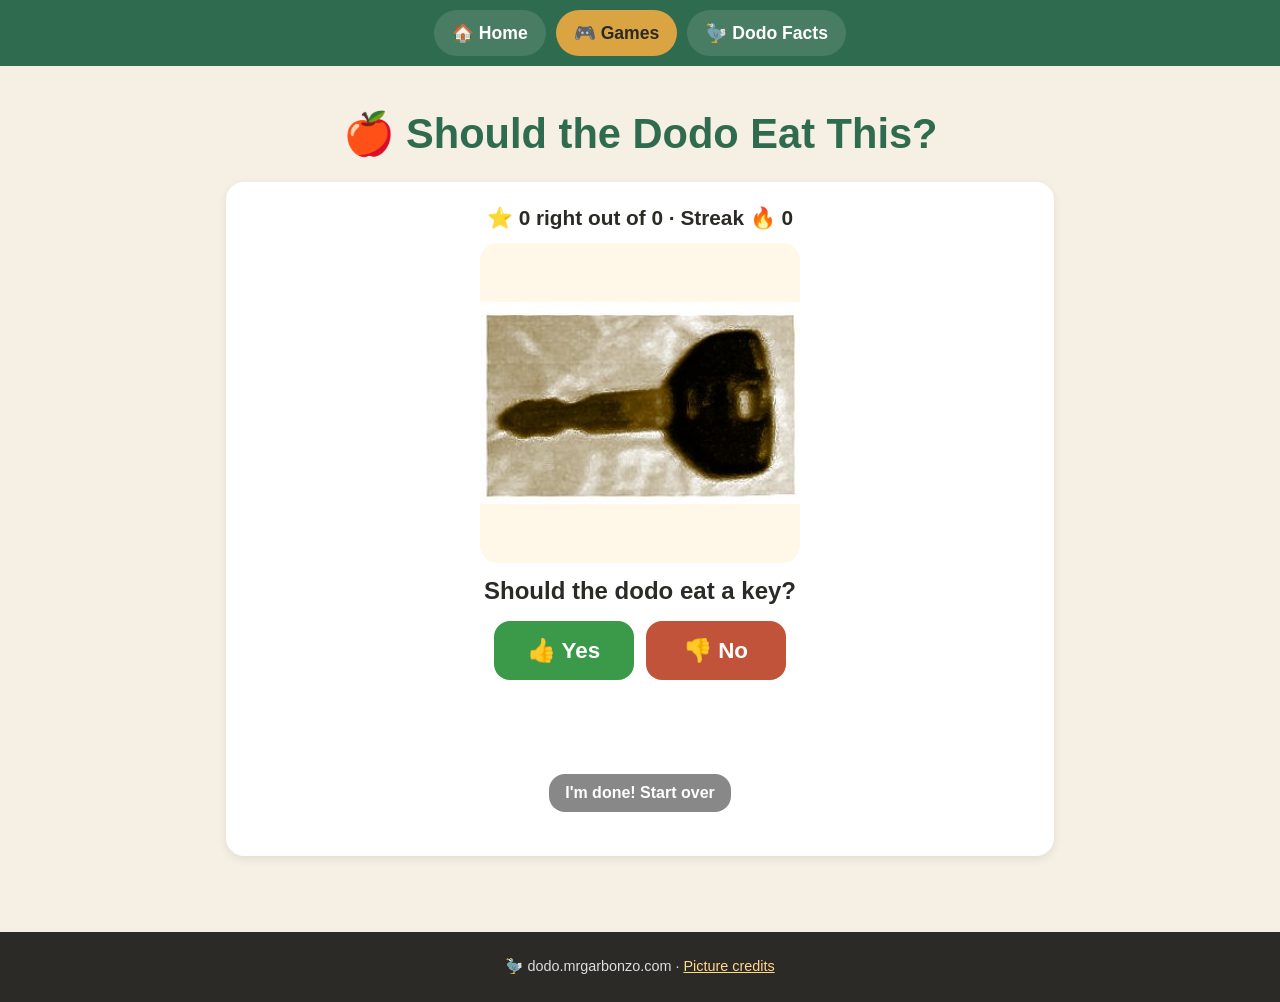
<file: game-eat.html>
<!DOCTYPE html><html lang="en"><head><meta charset="UTF-8"><meta name="viewport" content="width=device-width,initial-scale=1"><link rel="stylesheet" href="assets/site.css"><title>Should the Dodo Eat This?</title><style>
#pic{width:min(320px,80vw);height:min(320px,80vw);object-fit:contain;border-radius:18px;background:#fff8e8;display:block;margin:10px auto}
#q{font-size:1.5rem;text-align:center;font-weight:bold;margin:6px}#fb{font-size:1.25rem;text-align:center;min-height:3.2em;padding:8px}
.right{color:#2f8a3a}.wrong{color:var(--red)}</style></head><body><main><h1>🍎 Should the Dodo Eat This?</h1>
<div class="card center"><div class="score">⭐ <span id="sc">0</span> right out of <span id="tot">0</span> · Streak 🔥 <span id="st">0</span></div>
<img id="pic" alt=""><div id="q"></div>
<div id="btns"><button class="big yes" id="y">👍 Yes</button><button class="big no" id="n">👎 No</button></div>
<div id="fb"></div><button class="big" id="next" style="display:none">Next ➜</button>
<p id="donewrap"><button class="big" id="done" style="font-size:1rem;padding:10px 16px;background:#888">I'm done! Start over</button></p></div>
<div id="lb"></div></main><footer>🦤 dodo.mrgarbonzo.com · <a href="credits.html">Picture credits</a></footer>
<script src="assets/config.js"></script><script src="assets/common.js"></script><script src="assets/items.js"></script><script>
let deck=[],cur,score=0,tot=0,streak=0;const $=id=>document.getElementById(id);
function shuffle(a){for(let i=a.length-1;i>0;i--){const j=Math.floor(Math.random()*(i+1));[a[i],a[j]]=[a[j],a[i]]}return a}
function next(){if(!deck.length)deck=shuffle([...FOOD_ITEMS]);cur=deck.pop();$('pic').src=cur.img;$('pic').alt=cur.name;
 $('q').textContent='Should the dodo eat '+cur.name+'?';$('fb').textContent='';$('next').style.display='none';$('btns').style.display='block'}
function answer(yes){tot++;const ok=yes===cur.eat;if(ok){score++;streak++}else streak=0;
 $('fb').innerHTML='<b class="'+(ok?'right':'wrong')+'">'+(ok?'✅ Right!':'❌ Oops!')+'</b> '+cur.fact;
 $('sc').textContent=score;$('tot').textContent=tot;$('st').textContent=streak;$('btns').style.display='none';$('next').style.display='inline-block'}
$('y').onclick=()=>answer(true);$('n').onclick=()=>answer(false);$('next').onclick=next;
function finish(){$('fb').textContent='Great job! You got '+score+' right. Starting over!';score=tot=streak=0;['sc','tot','st'].forEach(i=>$(i).textContent=0);setTimeout(next,1800)}
const lb=Leaderboard($('lb'),'eat',{saveLabel:"I'm done! Save my score",onShow:v=>$('donewrap').style.display=v?'none':'block',onSave:async()=>{if(await lb.submit(score))finish()}});
$('done').onclick=finish;
next();
</script></body></html>
</file>
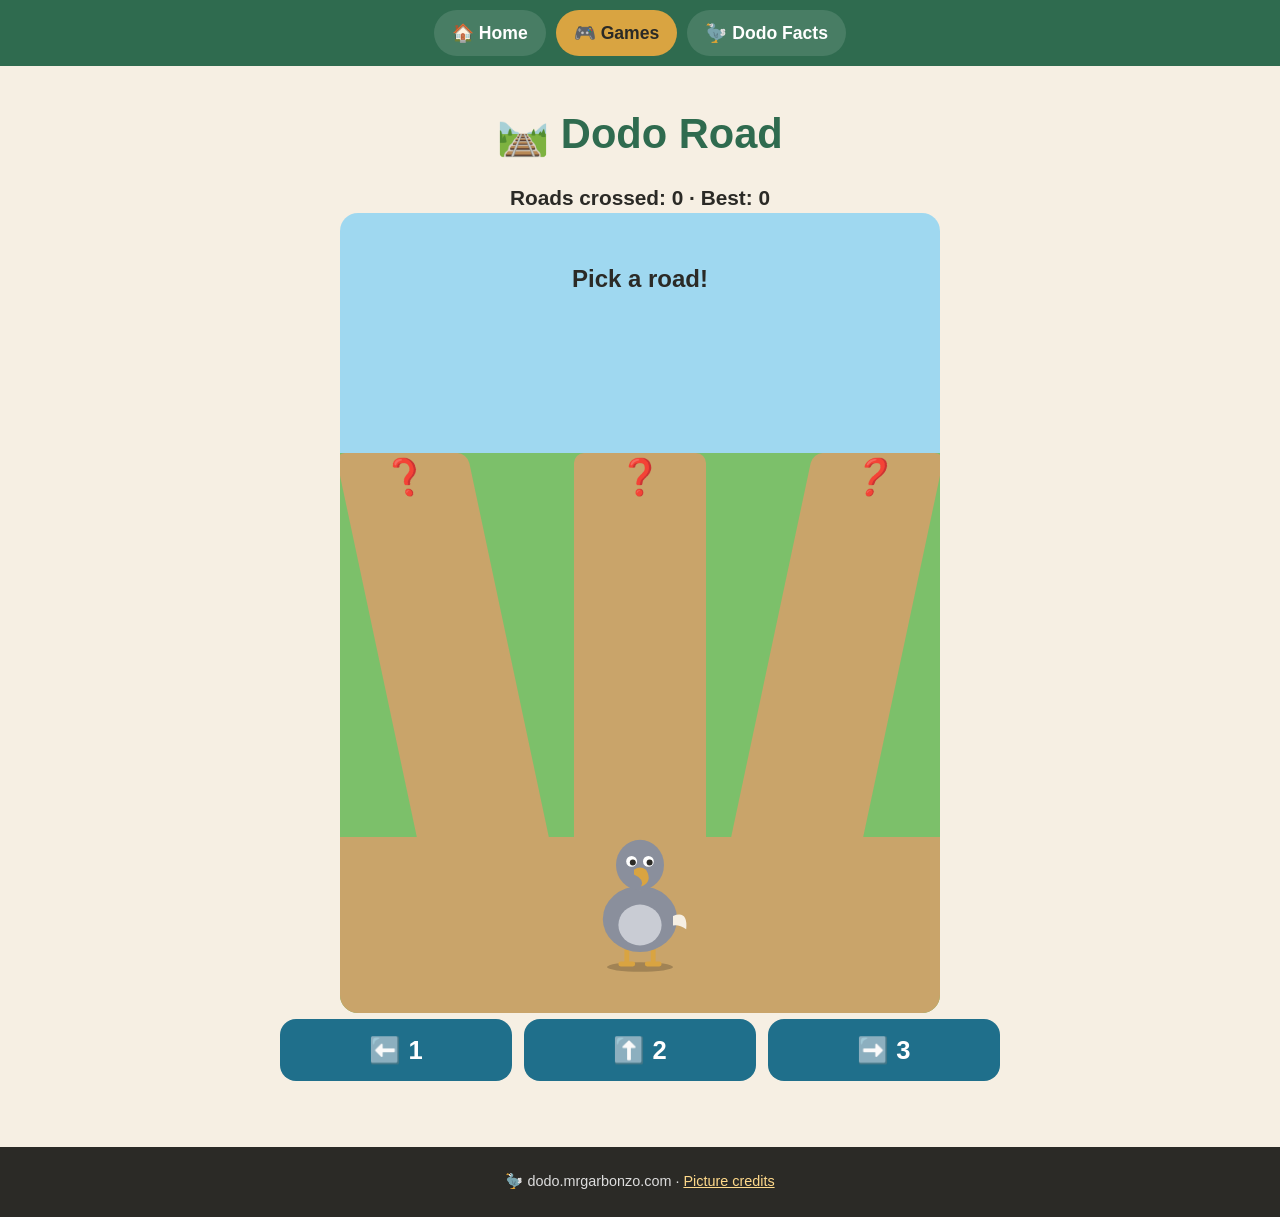
<file: game-road.html>
<!DOCTYPE html><html lang="en"><head><meta charset="UTF-8"><meta name="viewport" content="width=device-width,initial-scale=1"><link rel="stylesheet" href="assets/site.css"><title>Dodo Road</title><style>
#scene{position:relative;width:100%;max-width:600px;aspect-ratio:3/4;margin:0 auto;border-radius:18px;overflow:hidden;background:linear-gradient(#9fd8f0 0 30%,#7cc06a 30%)}
.road{position:absolute;top:30%;bottom:22%;width:22%;background:#c9a46a;border-radius:10px 10px 0 0;transition:background .3s}
.road:nth-child(1){left:6%;transform:skewX(12deg)}.road:nth-child(2){left:39%}.road:nth-child(3){left:72%;transform:skewX(-12deg)}
.road .end{position:absolute;top:-2px;left:0;right:0;height:22%;font-size:2.2rem;text-align:center}
.road.cliff{background:linear-gradient(#3a3a5a 0 25%,#c9a46a 25%)}
#base{position:absolute;left:0;right:0;bottom:0;height:22%;background:#c9a46a}
#dodo{position:absolute;width:22%;left:39%;bottom:4%;transition:left .7s,bottom .7s,transform .7s,opacity .7s}
#dodo.walk svg{animation:bob .25s infinite alternate}@keyframes bob{to{transform:translateY(-6%)}}
#dodo.fall{animation:fall 1.4s forwards}@keyframes fall{0%{transform:rotate(0)}30%{transform:translateY(-15%) rotate(40deg)}100%{transform:translateY(160%) rotate(720deg) scale(.4);opacity:0}}
#msg{position:absolute;top:6%;left:0;right:0;text-align:center;font-size:1.5rem;font-weight:bold;color:var(--ink)}
.feather{position:absolute;font-size:1.6rem;animation:float 1.8s forwards}@keyframes float{to{transform:translate(var(--dx),120px) rotate(200deg);opacity:0}}
#pick button{min-width:0;width:28%;font-size:1.6rem}</style></head><body><main><h1>🛤️ Dodo Road</h1>
<div class="score">Roads crossed: <span id="sc">0</span> · Best: <span id="best">0</span></div>
<div id="scene"><div class="road"><div class="end"></div></div><div class="road"><div class="end"></div></div><div class="road"><div class="end"></div></div><div id="base"></div>
<div id="dodo"><svg viewBox="0 0 220 260"><ellipse cx="110" cy="250" rx="55" ry="8" fill="rgba(0,0,0,.2)"/><path d="M88 215 v30 m-10 0 h20 M132 215 v30 m-10 0 h20" stroke="#d9a441" stroke-width="8" stroke-linecap="round"/><ellipse cx="110" cy="170" rx="62" ry="55" fill="#8a8f9c"/><ellipse cx="110" cy="180" rx="36" ry="34" fill="#c9ccd4"/><path d="M165 165 q25 -10 22 22 q-12 -8 -22 -6 Z" fill="#f6efe3"/><ellipse cx="110" cy="80" rx="40" ry="42" fill="#8a8f9c"/><circle cx="96" cy="74" r="9" fill="#fff"/><circle cx="98" cy="76" r="5" fill="#2b2a26"/><circle cx="124" cy="74" r="9" fill="#fff"/><circle cx="126" cy="76" r="5" fill="#2b2a26"/><path d="M100 88 Q110 80 120 88 Q132 108 112 116 Q118 104 100 96 Z" fill="#d9a441"/></svg></div>
<div id="msg">Pick a road!</div></div>
<div id="pick" class="center"><button class="big" data-r="0">⬅️ 1</button><button class="big" data-r="1">⬆️ 2</button><button class="big" data-r="2">➡️ 3</button></div>
<div class="center"><button class="big yes" id="again" style="display:none">🔁 Play again</button></div>
<div id="lb"></div></main><footer>🦤 dodo.mrgarbonzo.com · <a href="credits.html">Picture credits</a></footer>
<script src="assets/config.js"></script><script src="assets/common.js"></script><script>
const $=id=>document.getElementById(id),dodo=$('dodo'),roads=[...document.querySelectorAll('.road')],btns=[...document.querySelectorAll('#pick button')];
const SAFE=["🌳","🍎","🌴","🥥","🌼","🍌"],CHEER=["Phew! Safe!","Yay! Keep going!","Nice pick!","Lucky dodo!","Wow, so brave!"];
let score=0,best=+localStorage.getItem('dodoRoadBest')||0,busy=false,cliff;$('best').textContent=best;
let lastScore=0;const lb=Leaderboard($('lb'),'road',{onSave:async()=>{if(await lb.submit(lastScore))lb.setSaveEnabled(false)}});lb.setSaveEnabled(false);
const LEFT=['6%','39%','72%'];
function newRound(){cliff=Math.floor(Math.random()*3);roads.forEach(r=>{r.classList.remove('cliff');r.querySelector('.end').textContent='❓'});
 dodo.className='';dodo.style.transition='none';dodo.style.left='39%';dodo.style.bottom='4%';dodo.style.transform='';dodo.style.opacity=1;void dodo.offsetWidth;dodo.style.transition='';busy=false;btns.forEach(b=>b.disabled=false)}
function feathers(){for(let i=0;i<6;i++){const f=document.createElement('div');f.className='feather';f.textContent='🪶';f.style.left=(30+Math.random()*40)+'%';f.style.top='40%';f.style.setProperty('--dx',(Math.random()*160-80)+'px');$('scene').append(f);setTimeout(()=>f.remove(),1900)}}
function go(r){if(busy)return;busy=true;btns.forEach(b=>b.disabled=true);
 roads.forEach((rd,i)=>{rd.querySelector('.end').textContent=i===cliff?'⚠️':SAFE[Math.floor(Math.random()*SAFE.length)];if(i===cliff)rd.classList.add('cliff')});
 dodo.classList.add('walk');dodo.style.left=LEFT[r];dodo.style.bottom='58%';dodo.style.transform='scale(.7)';
 setTimeout(()=>{dodo.classList.remove('walk');
  if(r===cliff){$('msg').textContent='Oh no! A cliff! Wheeee!';dodo.classList.add('fall');feathers();
   setTimeout(()=>{$('msg').textContent='You crossed '+score+' road'+(score===1?'':'s')+'!'+(score>best?' 🎉 New best!':'');
    if(score>best){best=score;localStorage.setItem('dodoRoadBest',best);$('best').textContent=best}lastScore=score;lb.setSaveEnabled(score>0);$('lb').scrollIntoView({behavior:'smooth',block:'center'});$('again').style.display='inline-block';$('pick').style.display='none'},1500)}
  else{score++;$('sc').textContent=score;$('msg').textContent=CHEER[Math.floor(Math.random()*CHEER.length)];setTimeout(newRound,900)}},800)}
btns.forEach(b=>b.onclick=()=>go(+b.dataset.r));
$('again').onclick=()=>{score=0;lastScore=0;lb.setSaveEnabled(false);$('sc').textContent=0;$('msg').textContent='Pick a road!';$('again').style.display='none';$('pick').style.display='block';newRound()};
newRound();
</script></body></html>
</file>
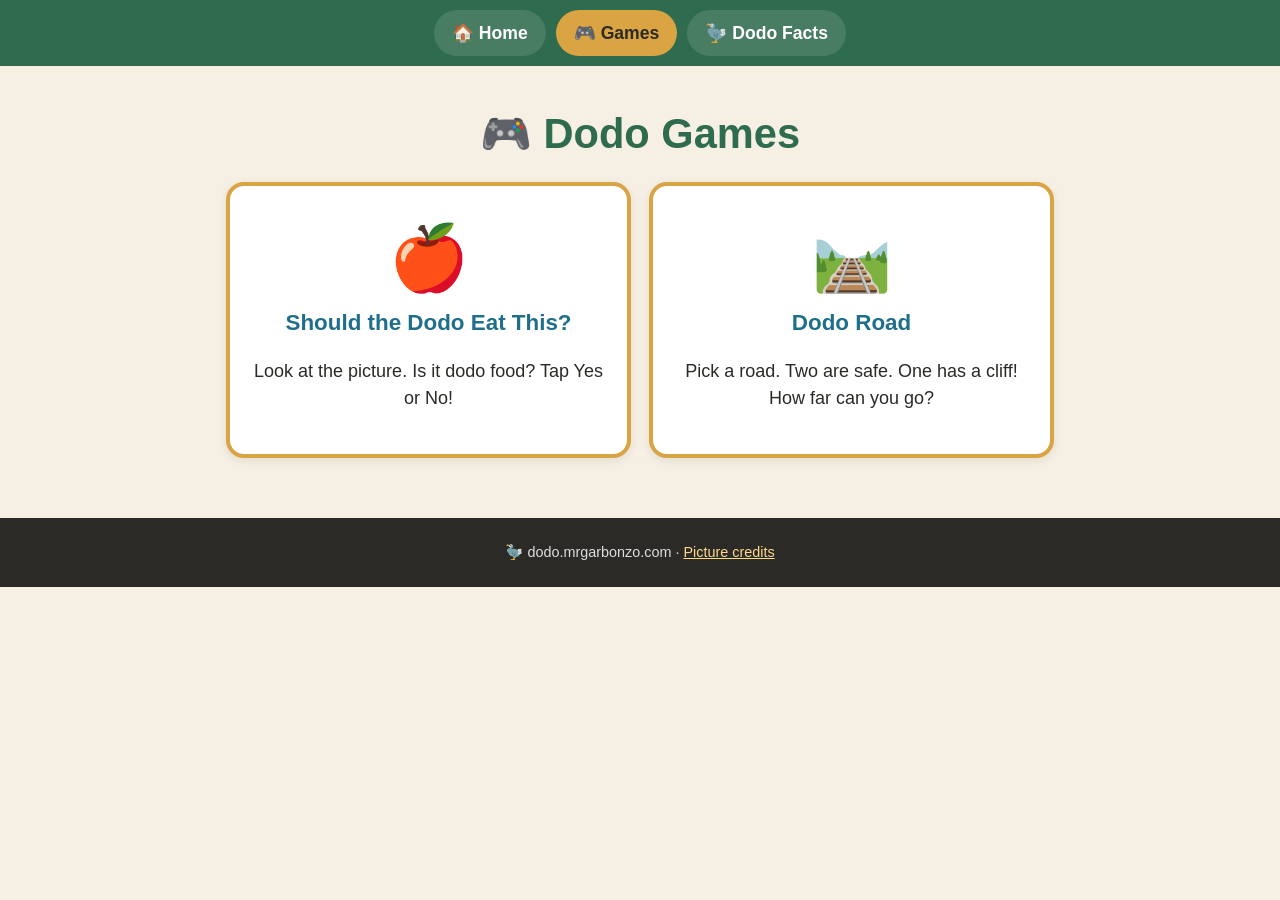
<file: games.html>
<!DOCTYPE html><html lang="en"><head><meta charset="UTF-8"><meta name="viewport" content="width=device-width,initial-scale=1"><link rel="stylesheet" href="assets/site.css"><title>Dodo Games</title></head><body><main><h1>🎮 Dodo Games</h1>
<div class="games"><a href="game-eat.html"><span>🍎</span><b>Should the Dodo Eat This?</b><p>Look at the picture. Is it dodo food? Tap Yes or No!</p></a>
<a href="game-road.html"><span>🛤️</span><b>Dodo Road</b><p>Pick a road. Two are safe. One has a cliff! How far can you go?</p></a></div></main><footer>🦤 dodo.mrgarbonzo.com · <a href="credits.html">Picture credits</a></footer><script src="assets/config.js"></script><script src="assets/common.js"></script></body></html>
</file>
<file: assets/site.css>
:root{--sand:#f6efe3;--ink:#2b2a26;--leaf:#2f6b4f;--sea:#1f6f8b;--beak:#d9a441;--red:#c0533a}
*{box-sizing:border-box}
body{margin:0;font-family:Arial,Helvetica,sans-serif;color:var(--ink);background:var(--sand);line-height:1.5;font-size:18px}
.topnav{display:flex;justify-content:center;gap:10px;flex-wrap:wrap;background:var(--leaf);padding:10px}
.topnav a{color:#fff;text-decoration:none;font-weight:bold;font-size:1.1rem;padding:10px 18px;border-radius:30px;background:rgba(255,255,255,.12)}
.topnav a.on,.topnav a:hover{background:var(--beak);color:var(--ink)}
main{max-width:860px;margin:0 auto;padding:20px 16px 60px}
main h1{color:var(--leaf);text-align:center;font-size:clamp(1.8rem,6vw,2.6rem);margin:.4em 0}
.card{background:#fff;border-radius:18px;padding:20px;box-shadow:0 3px 10px rgba(0,0,0,.08);margin:16px 0}
.big{font-size:1.4rem;font-weight:bold;padding:16px 30px;border-radius:16px;border:none;cursor:pointer;color:#fff;background:var(--sea);min-width:140px;margin:6px}
.big.yes{background:#3a9a4a}.big.no{background:var(--red)}.big:disabled{opacity:.5;cursor:default}
.big:active{transform:scale(.96)}
.center{text-align:center}
.score{font-size:1.3rem;font-weight:bold;text-align:center}
.games{display:grid;grid-template-columns:repeat(auto-fit,minmax(260px,1fr));gap:18px}
.games a{display:block;text-decoration:none;color:var(--ink);background:#fff;border-radius:18px;padding:24px;text-align:center;box-shadow:0 3px 10px rgba(0,0,0,.08);border:4px solid var(--beak)}
.games a span{font-size:4rem;display:block}.games a b{font-size:1.4rem;color:var(--sea)}
.board{display:none}.board ol{font-size:1.1rem;padding-left:1.6em}
.board select{font-size:1.1rem;padding:8px;border-radius:8px}
footer{background:var(--ink);color:#ddd;text-align:center;padding:24px;font-size:.9rem}
footer a{color:#ffd98a}
.namerow{display:flex;flex-wrap:wrap;gap:8px;align-items:stretch}
.namerow input{flex:1 1 9em;min-width:8em;font-size:1.25rem;padding:10px;border-radius:12px;border:3px solid var(--sea)}
.namerow .big{margin:0;min-width:0;font-size:1.1rem;padding:12px 16px;flex:0 1 auto}
.namerow .save{background:#3a9a4a}
@media(max-width:480px){.namerow input{flex-basis:100%}.namerow .big{flex:1 1 40%}}
</file>
